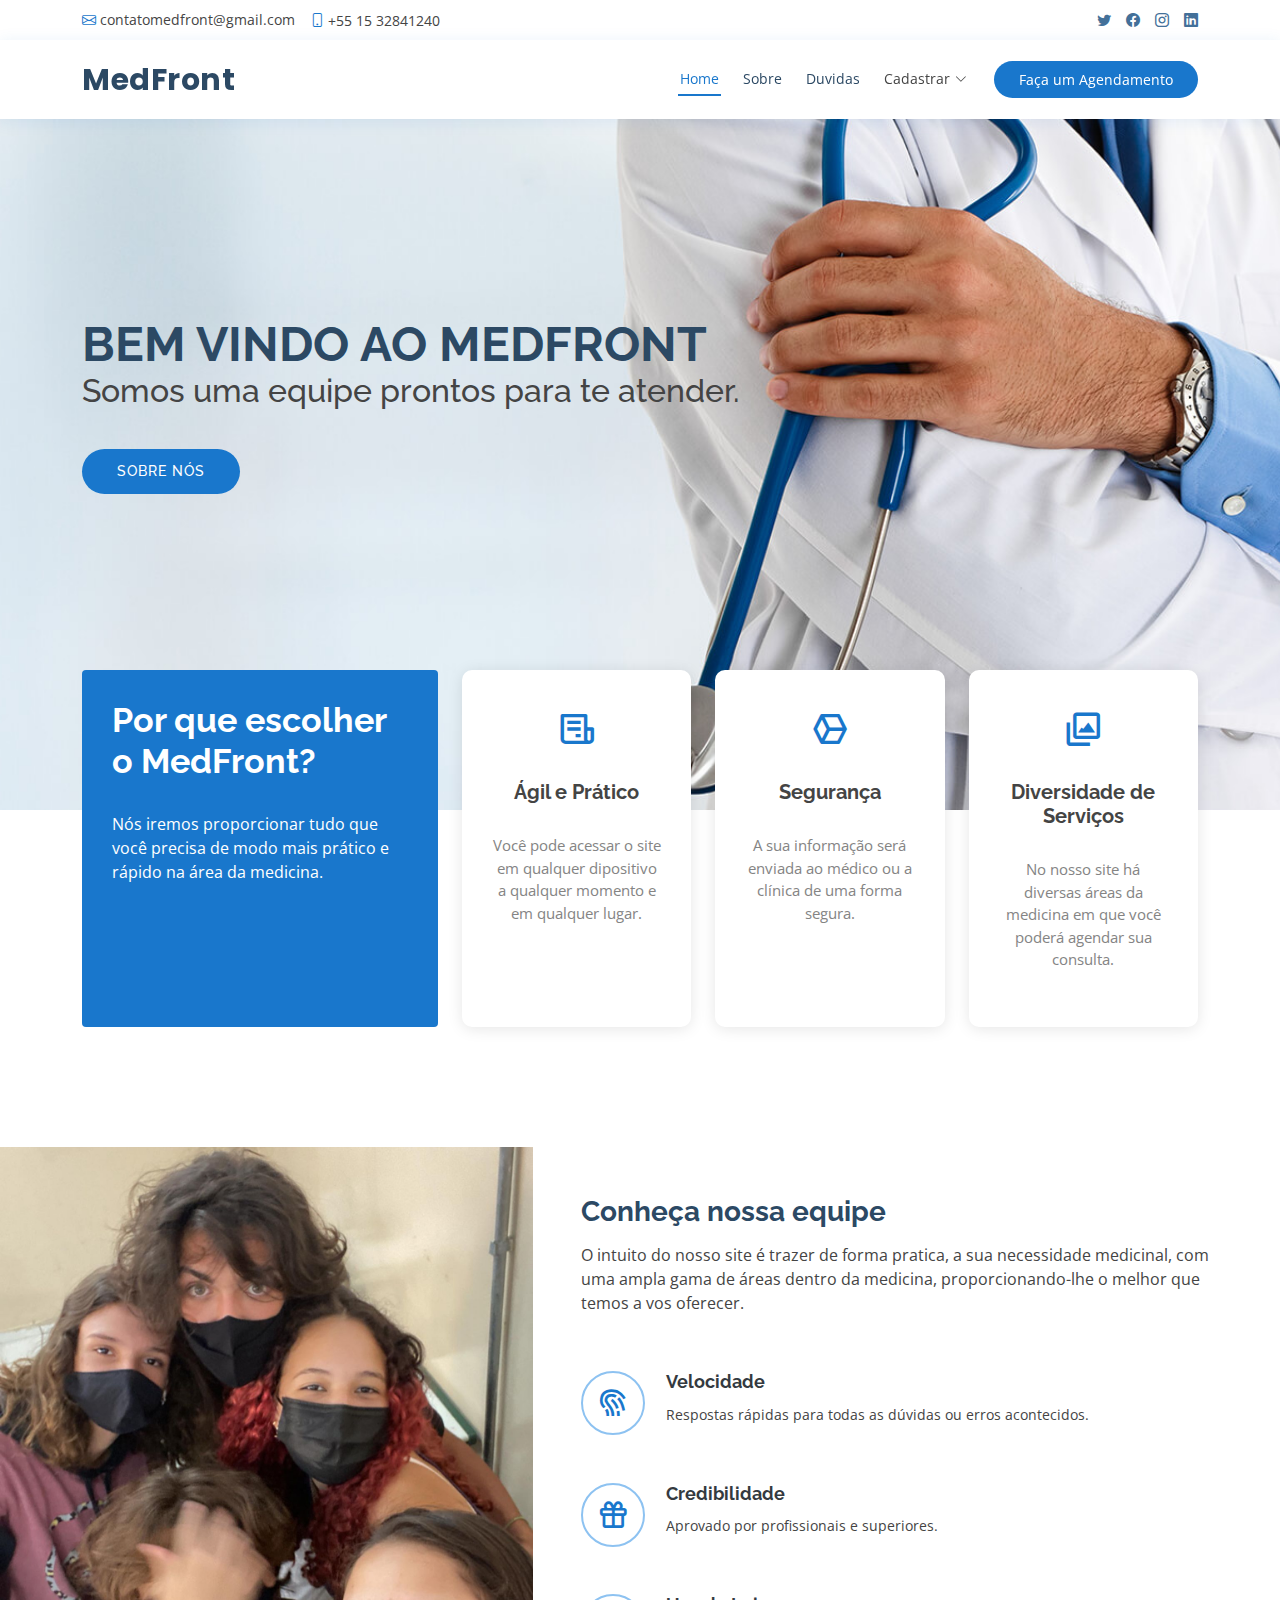
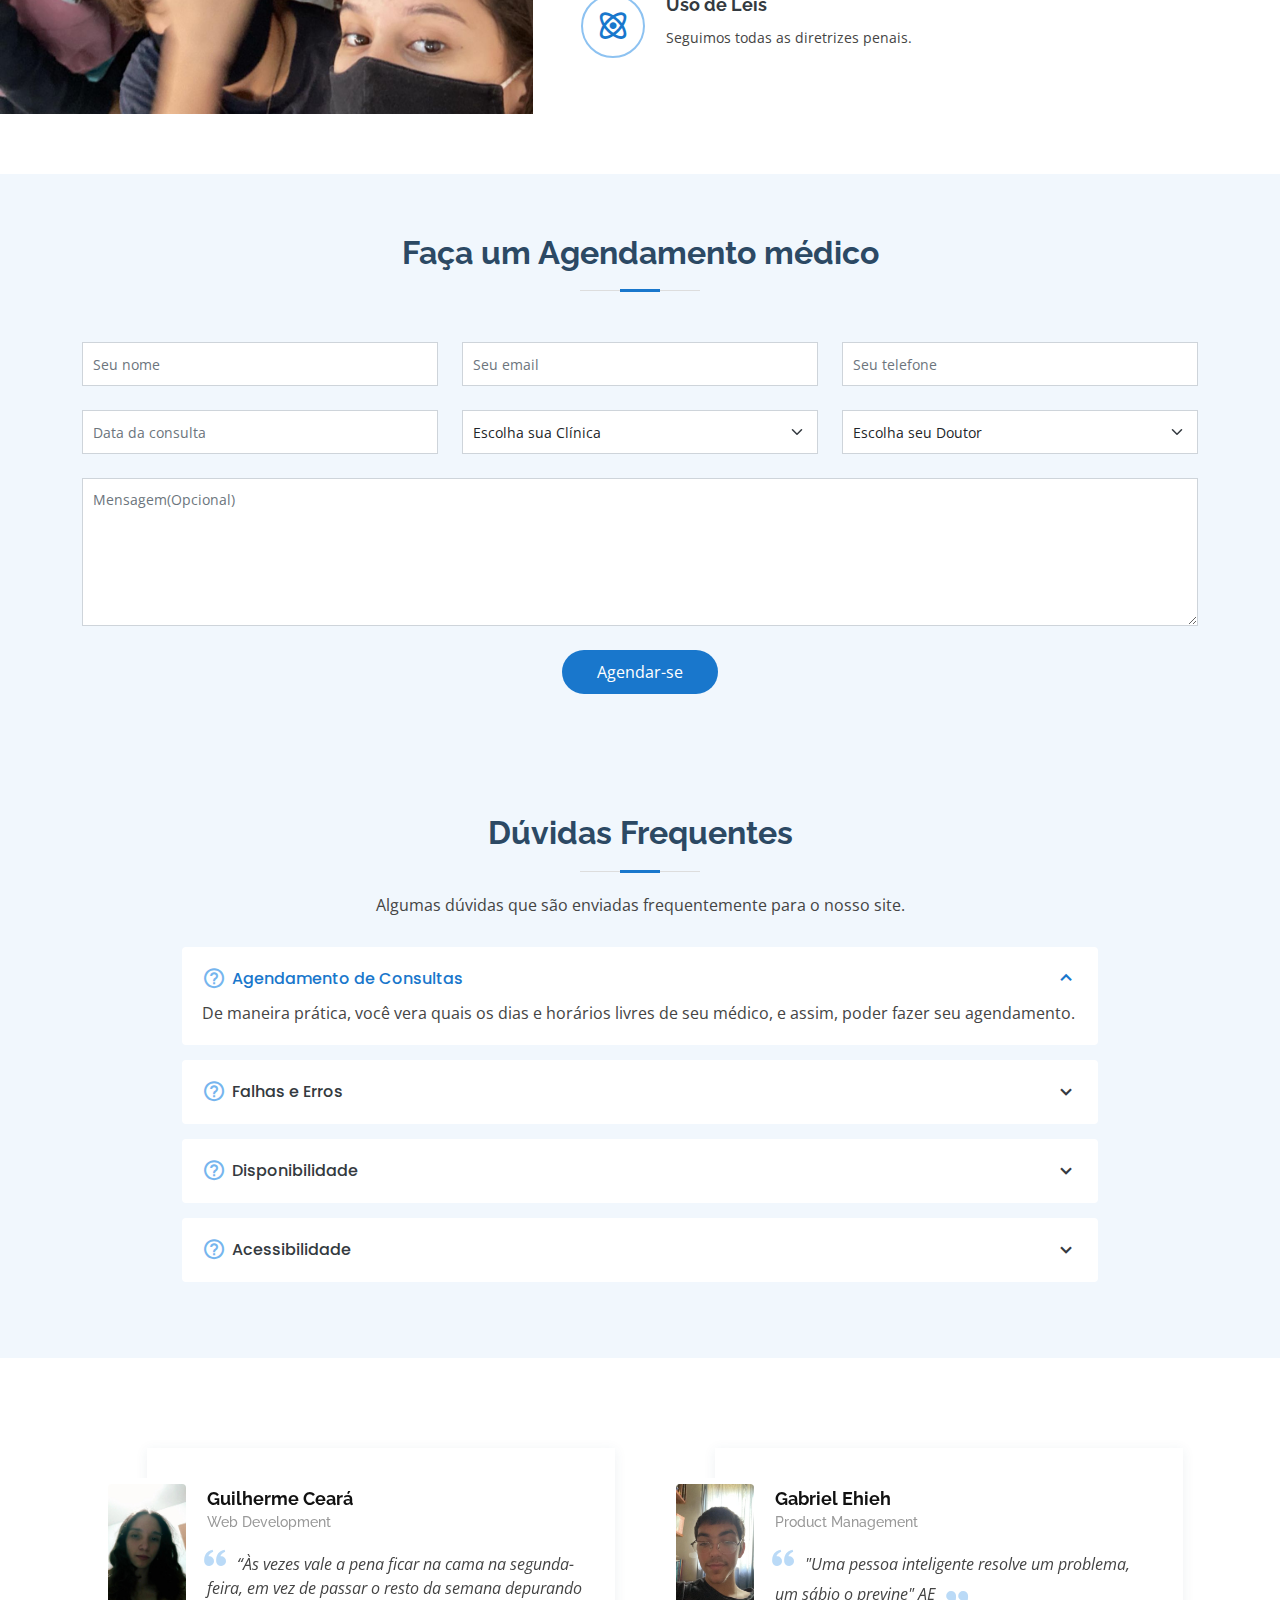
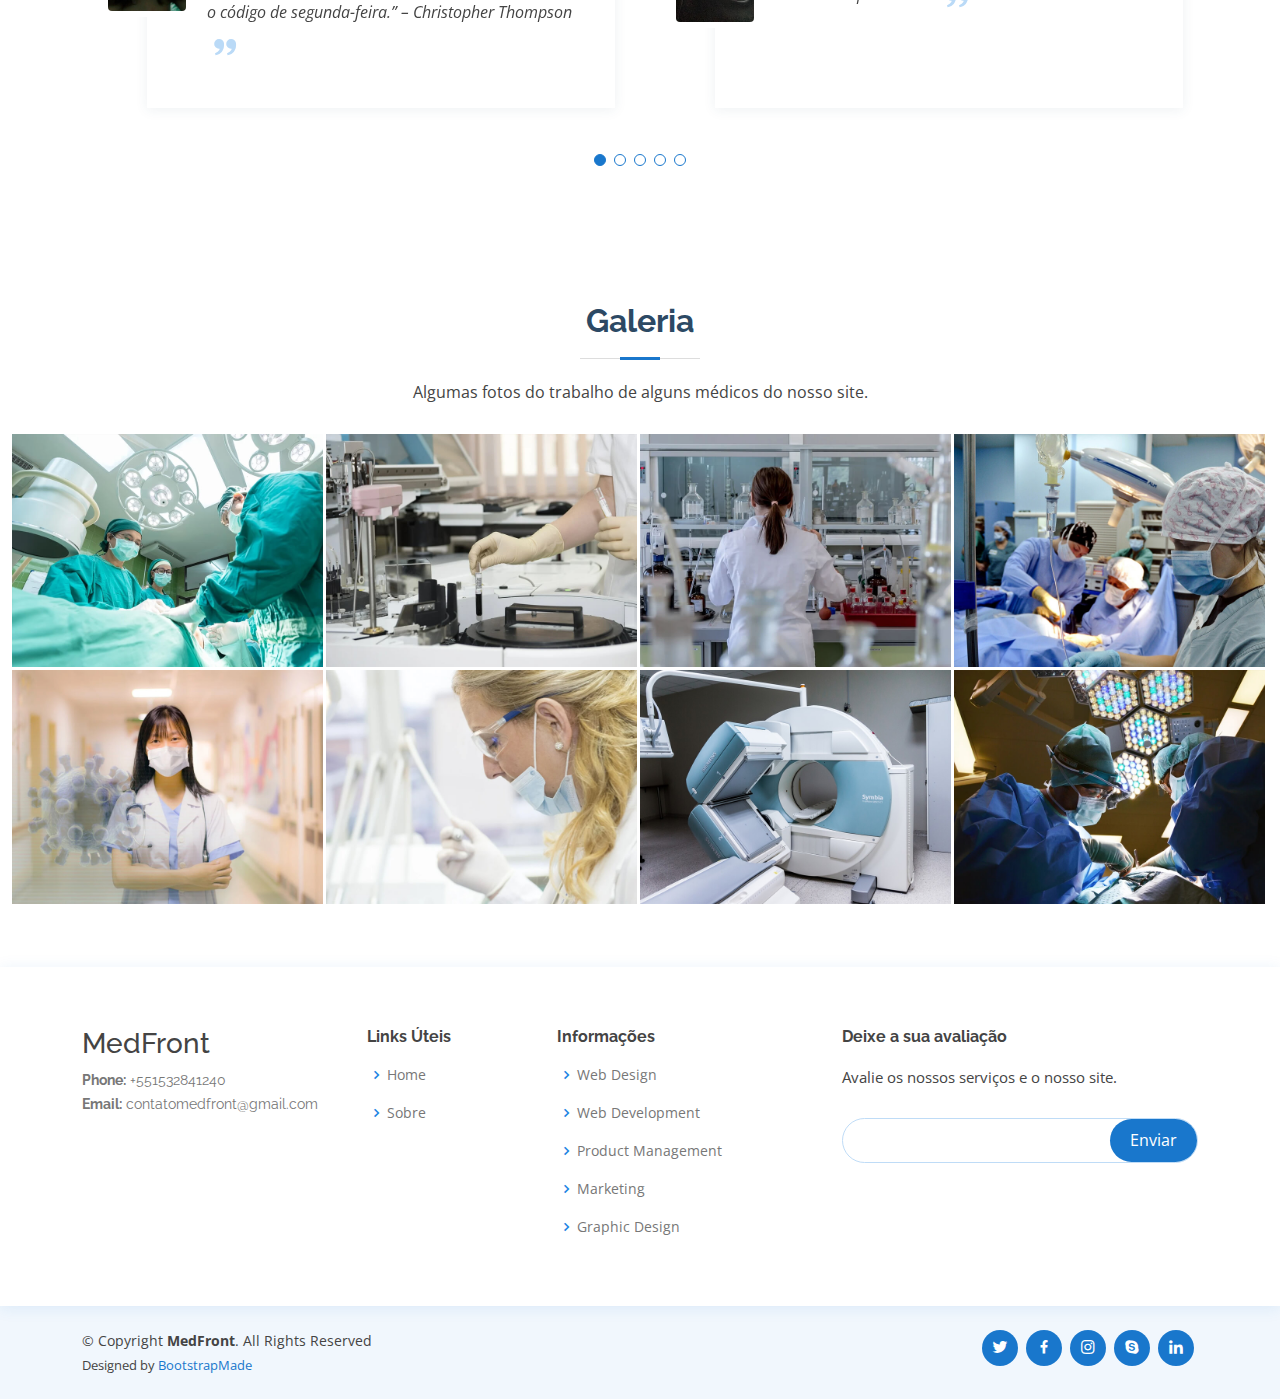
<file: index.html>
<!DOCTYPE html>
<html lang="PT-BR">

<head>
  <meta charset="utf-8">
  <meta content="width=device-width, initial-scale=1.0" name="viewport">

  <title>MedFront</title>
  <meta content="" name="description">
  <meta content="" name="keywords">

  <!-- Favicons -->
  <link href="assets/img/favicon.png" rel="icon">
  <link href="assets/img/apple-touch-icon.png" rel="apple-touch-icon">

  <!-- Google Fonts -->
  <link href="https://fonts.googleapis.com/css?family=Open+Sans:300,300i,400,400i,600,600i,700,700i|Raleway:300,300i,400,400i,500,500i,600,600i,700,700i|Poppins:300,300i,400,400i,500,500i,600,600i,700,700i" rel="stylesheet">

  <!-- Vendor CSS Files -->
  <link href="assets/vendor/fontawesome-free/css/all.min.css" rel="stylesheet">
  <link href="assets/vendor/animate.css/animate.min.css" rel="stylesheet">
  <link href="assets/vendor/bootstrap/css/bootstrap.min.css" rel="stylesheet">
  <link href="assets/vendor/bootstrap-icons/bootstrap-icons.css" rel="stylesheet">
  <link href="assets/vendor/boxicons/css/boxicons.min.css" rel="stylesheet">
  <link href="assets/vendor/glightbox/css/glightbox.min.css" rel="stylesheet">
  <link href="assets/vendor/remixicon/remixicon.css" rel="stylesheet">
  <link href="assets/vendor/swiper/swiper-bundle.min.css" rel="stylesheet">

  <!-- Template Main CSS File -->
  <link href="assets/css/style.css" rel="stylesheet">

  <!-- =======================================================
  * Template Name: Medilab - v4.7.1
  * Template URL: https://bootstrapmade.com/medilab-free-medical-bootstrap-theme/
  * Author: BootstrapMade.com
  * License: https://bootstrapmade.com/license/
  ======================================================== -->
</head>

<body>

  <!-- ======= Top Bar ======= -->
  <div id="topbar" class="d-flex align-items-center fixed-top">
    <div class="container d-flex justify-content-between">
      <div class="contact-info d-flex align-items-center">
        <i class="bi bi-envelope"></i> <a href="mailto:contact@example.com">contatomedfront@gmail.com</a>
        <i class="bi bi-phone"></i> +55 15 32841240
      </div>
      <div class="d-none d-lg-flex social-links align-items-center">
        <a href="#" class="twitter"><i class="bi bi-twitter"></i></a>
        <a href="#" class="facebook"><i class="bi bi-facebook"></i></a>
        <a href="#" class="instagram"><i class="bi bi-instagram"></i></a>
        <a href="#" class="linkedin"><i class="bi bi-linkedin"></i></i></a>
      </div>
    </div>
  </div>

  <!-- ======= Header ======= -->
  <header id="header" class="fixed-top">
    <div class="container d-flex align-items-center">

      <h1 class="logo me-auto"><a href="index.html">MedFront</a></h1>
      <!-- Uncomment below if you prefer to use an image logo -->
      <!-- <a href="index.html" class="logo me-auto"><img src="assets/img/logo.png" alt="" class="img-fluid"></a>-->

      <nav id="navbar" class="navbar order-last order-lg-0">
        <ul>
          <li><a class="nav-link scrollto active" href="#hero">Home</a></li>
          <li><a class="nav-link scrollto" href="#about">Sobre</a></li>
          <!--<li><a class="nav-link scrollto" href="#services">Serviços</a></li>-->
          <li><a class="nav-link scrollto" href="#duvidas">Duvidas</a></li>
          <li class="dropdown"><a><span>Cadastrar</span> <i class="bi bi-chevron-down"></i></a>
            <ul>
              <li><a href="view/cadastroPa.php#appointment">Cadastro Paciente</a></li>
              <li><a href="cadastroMed.html#appointment">Cadastro Médico</a></li>
              <li><a href="cadastroCli.html#appointment">Cadastro Clínica</a></li>
            </ul>
          </li>
        </ul>
        <i class="bi bi-list mobile-nav-toggle"></i>
      </nav><!-- .navbar -->

      <a href="#appointment" class="appointment-btn scrollto"><span class="d-none d-md-inline">Faça um</span> Agendamento</a>

    </div>
  </header><!-- End Header -->

  <!-- ======= Hero Section ======= -->
  <section id="hero" class="d-flex align-items-center">
    <div class="container">
      <h1>Bem vindo ao MedFront</h1>
      <h2>Somos uma equipe prontos para te atender.</h2>
      <a href="#about" class="btn-get-started scrollto">Sobre nós</a>
    </div>
  </section><!-- End Hero -->

  <main id="main">

    <!-- ======= Why Us Section ======= -->
    <section id="why-us" class="why-us">
      <div class="container">

        <div class="row">
          <div class="col-lg-4 d-flex align-items-stretch">
            <div class="content">
              <h3>Por que escolher o MedFront?</h3>
              <p>
                Nós iremos proporcionar tudo que você precisa de modo mais prático e rápido na área da medicina.
              </p>
              <div class="text-center">
                <!--<a href="#" class="more-btn">Ler mais<i class="bx bx-chevron-right"></i></a> -->
              </div>
            </div>
          </div>
          <div class="col-lg-8 d-flex align-items-stretch">
            <div class="icon-boxes d-flex flex-column justify-content-center">
              <div class="row">
                <div class="col-xl-4 d-flex align-items-stretch">
                  <div class="icon-box mt-4 mt-xl-0">
                    <i class="bx bx-receipt"></i>
                    <h4>Ágil e Prático</h4>
                    <p>Você pode acessar o site em qualquer dipositivo a qualquer momento e em qualquer lugar.</p>
                  </div>  
                </div>
                <div class="col-xl-4 d-flex align-items-stretch">
                  <div class="icon-box mt-4 mt-xl-0">
                    <i class="bx bx-cube-alt"></i>
                    <h4>Segurança</h4>
                    <p>A sua informação será enviada ao médico ou a clínica de uma forma segura.</p>
                  </div>
                </div>
                <div class="col-xl-4 d-flex align-items-stretch">
                  <div class="icon-box mt-4 mt-xl-0">
                    <i class="bx bx-images"></i>
                    <h4>Diversidade de Serviços</h4>
                    <p>No nosso site há diversas áreas da medicina em que você poderá agendar sua consulta.</p>
                  </div>
                </div>
              </div>
            </div><!-- End .content-->
          </div>
        </div>

      </div>
    </section><!-- End Why Us Section -->

    <!-- ======= About Section ======= -->
    <section id="about" class="about">
      <div class="container-fluid">

        <div class="row">
          <div class="col-xl-5 col-lg-6 video-box d-flex justify-content-center align-items-stretch position-relative">
            
          </div>

          <div class="col-xl-7 col-lg-6 icon-boxes d-flex flex-column align-items-stretch justify-content-center py-5 px-lg-5">
            <h3>Conheça nossa equipe</h3>
            <p>O intuito do nosso site é trazer de forma pratica, a sua necessidade medicinal, com uma ampla gama de áreas dentro da medicina, proporcionando-lhe o melhor que temos a vos oferecer.</p>

            <div class="icon-box">
              <div class="icon"><i class="bx bx-fingerprint"></i></div>
              <h4 class="title">Velocidade</h4>
              <p class="description">Respostas rápidas para todas as dúvidas ou erros acontecidos.</p>
            </div>

            <div class="icon-box">
              <div class="icon"><i class="bx bx-gift"></i></div>
              <h4 class="title">Credibilidade</h4>
              <p class="description">Aprovado por profissionais e superiores.</p>
            </div>

            <div class="icon-box">
              <div class="icon"><i class="bx bx-atom"></i></div>
              <h4 class="title">Uso de Leis</h4>
              <p class="description">Seguimos todas as diretrizes penais.</p>
            </div>

          </div>
        </div>

      </div>
    </section><!-- End About Section -->

    <!-- ======= Services Section ======= -->
    <!--<section id="services" class="services">
      <div class="container">

        <div class="section-title">
          <h2>Services</h2>
          <p>Magnam dolores commodi suscipit. Necessitatibus eius consequatur ex aliquid fuga eum quidem. Sit sint consectetur velit. Quisquam quos quisquam cupiditate. Et nemo qui impedit suscipit alias ea. Quia fugiat sit in iste officiis commodi quidem hic quas.</p>
        </div>

        <div class="row">
          <div class="col-lg-4 col-md-6 d-flex align-items-stretch">
            <div class="icon-box">
              <div class="icon"><i class="fas fa-heartbeat"></i></div>
              <h4><a href="">Lorem Ipsum</a></h4>
              <p>Voluptatum deleniti atque corrupti quos dolores et quas molestias excepturi</p>
            </div>
          </div>

          <div class="col-lg-4 col-md-6 d-flex align-items-stretch mt-4 mt-md-0">
            <div class="icon-box">
              <div class="icon"><i class="fas fa-pills"></i></div>
              <h4><a href="">Sed ut perspiciatis</a></h4>
              <p>Duis aute irure dolor in reprehenderit in voluptate velit esse cillum dolore</p>
            </div>
          </div>

          <div class="col-lg-4 col-md-6 d-flex align-items-stretch mt-4 mt-lg-0">
            <div class="icon-box">
              <div class="icon"><i class="fas fa-hospital-user"></i></div>
              <h4><a href="">Magni Dolores</a></h4>
              <p>Excepteur sint occaecat cupidatat non proident, sunt in culpa qui officia</p>
            </div>
          </div>

          <div class="col-lg-4 col-md-6 d-flex align-items-stretch mt-4">
            <div class="icon-box">
              <div class="icon"><i class="fas fa-dna"></i></div>
              <h4><a href="">Nemo Enim</a></h4>
              <p>At vero eos et accusamus et iusto odio dignissimos ducimus qui blanditiis</p>
            </div>
          </div>

          <div class="col-lg-4 col-md-6 d-flex align-items-stretch mt-4">
            <div class="icon-box">
              <div class="icon"><i class="fas fa-wheelchair"></i></div>
              <h4><a href="">Dele cardo</a></h4>
              <p>Quis consequatur saepe eligendi voluptatem consequatur dolor consequuntur</p>
            </div>
          </div>

          <div class="col-lg-4 col-md-6 d-flex align-items-stretch mt-4">
            <div class="icon-box">
              <div class="icon"><i class="fas fa-notes-medical"></i></div>
              <h4><a href="">Divera don</a></h4>
              <p>Modi nostrum vel laborum. Porro fugit error sit minus sapiente sit aspernatur</p>
            </div>
          </div>

        </div>

      </div>
    </section>--> <!-- End Services Section -->

    <!-- ======= Appointment Section ======= -->
    <section id="appointment" class="appointment section-bg">
      <div class="container">

        <div class="section-title">
          <div id="appointment2"><h2>Faça um Agendamento médico</h2></div>
        </div>

        <form action="forms/appointment.php" method="post" role="form" class="php-email-form">
          <div class="row">
            <div class="col-md-4 form-group">
              <input type="text" name="name" class="form-control" id="name" placeholder="Seu nome" data-rule="minlen:4" data-msg="Insira pelo menos 4 caracteres">
              <div class="validate"></div>
            </div>
            <div class="col-md-4 form-group mt-3 mt-md-0">
              <input type="email" class="form-control" name="email" id="email" placeholder="Seu email" data-rule="email" data-msg="Por favor digite um email válido">
              <div class="validate"></div>
            </div>
            <div class="col-md-4 form-group mt-3 mt-md-0">
              <input type="tel" class="form-control" name="phone" id="phone" placeholder="Seu telefone" data-rule="minlen:4" data-msg="Insira pelo menos 4 caracteres">
              <div class="validate"></div>
            </div>
          </div>
          <div class="row">
            <div class="col-md-4 form-group mt-3">
              <input type="datetime" name="date" class="form-control datepicker" id="date" placeholder="Data da consulta" data-rule="minlen:4" data-msg="Insira pelo menos 4 caracteres">
              <div class="validate"></div>
            </div>
            <div class="col-md-4 form-group mt-3">
              <select name="department" id="department" class="form-select">
                <option value="">Escolha sua Clínica</option>
                <option value="Department 1">Clínica 1</option>
                <option value="Department 2">Clínica 2</option>
                <option value="Department 3">Clínica 3</option>
              </select>
              <div class="validate"></div>
            </div>
            <div class="col-md-4 form-group mt-3">
              <select name="doctor" id="doctor" class="form-select">
                <option value="">Escolha seu Doutor</option>
                <option value="Doctor 1">Doutor 1</option>
                <option value="Doctor 2">Doutor 2</option>
                <option value="Doctor 3">Doutor 3</option>
              </select>
              <div class="validate"></div>
            </div>
          </div>

          <div class="form-group mt-3">
            <textarea class="form-control" name="message" rows="6" placeholder="Mensagem(Opcional)"></textarea>
            <div class="validate"></div>
          </div>
          <div class="mb-3">
            <div class="loading">Carregando</div>
            <div class="error-message"></div>
            <div class="sent-message">Sua solicitação de consulta foi enviada com sucesso. Obrigado!</div>
          </div>
          <div class="text-center"><button type="submit">Agendar-se</button></div>
        </form>

      </div>
    </section><!-- End Appointment Section -->

    <!-- ======= Frequently Asked Questions Section ======= -->
    <section id="faq" class="faq section-bg">
      <div class="container">

        <div class="section-title" id="duvidas">
          <h2>Dúvidas Frequentes</h2>
          <p>Algumas dúvidas que são enviadas frequentemente para o nosso site.</p>
        </div>

        <div class="faq-list">
          <ul>
            <li data-aos="fade-up">
              <i class="bx bx-help-circle icon-help"></i> <a data-bs-toggle="collapse" class="collapse" data-bs-target="#faq-list-1">Agendamento de Consultas<i class="bx bx-chevron-down icon-show"></i><i class="bx bx-chevron-up icon-close"></i></a>
              <div id="faq-list-1" class="collapse show" data-bs-parent=".faq-list">
                <p>
                  De maneira prática, você vera quais os dias e horários livres de seu médico, e assim, poder fazer seu agendamento.
                </p>
              </div>
            </li>

            <li data-aos="fade-up" data-aos-delay="100">
              <i class="bx bx-help-circle icon-help"></i> <a data-bs-toggle="collapse" data-bs-target="#faq-list-2" class="collapsed">Falhas e Erros <i class="bx bx-chevron-down icon-show"></i><i class="bx bx-chevron-up icon-close"></i></a>
              <div id="faq-list-2" class="collapse" data-bs-parent=".faq-list">
                <p>
                  Se algo de nosso sistema proporcionar algum tipo de erro, voce pode nos contactar e resolveremos rapidamente como forma de melhorarmos o nosso desempenho.
                </p>
              </div>
            </li>

            <li data-aos="fade-up" data-aos-delay="200">
              <i class="bx bx-help-circle icon-help"></i> <a data-bs-toggle="collapse" data-bs-target="#faq-list-3" class="collapsed">Disponibilidade <i class="bx bx-chevron-down icon-show"></i><i class="bx bx-chevron-up icon-close"></i></a>
              <div id="faq-list-3" class="collapse" data-bs-parent=".faq-list">
                <p>
                  Nosso site ele é aberto a todo momento e sempre estamos atentos com relação a segurança e renovação de nosso produto.
                </p>
              </div>
            </li>

            <li data-aos="fade-up" data-aos-delay="300">
              <i class="bx bx-help-circle icon-help"></i> <a data-bs-toggle="collapse" data-bs-target="#faq-list-4" class="collapsed">Acessibilidade<i class="bx bx-chevron-down icon-show"></i><i class="bx bx-chevron-up icon-close"></i></a>
              <div id="faq-list-4" class="collapse" data-bs-parent=".faq-list">
                <p>
                  Você encontra o que precisa de forma simples e prática sem muitas dificuldades.
                </p>
              </div>
            </li>

            <!--<li data-aos="fade-up" data-aos-delay="400">
              <i class="bx bx-help-circle icon-help"></i> <a data-bs-toggle="collapse" data-bs-target="#faq-list-5" class="collapsed">Tortor vitae purus faucibus ornare. Varius vel pharetra vel turpis nunc eget lorem dolor? <i class="bx bx-chevron-down icon-show"></i><i class="bx bx-chevron-up icon-close"></i></a>
              <div id="faq-list-5" class="collapse" data-bs-parent=".faq-list">
                <p>
                  Laoreet sit amet cursus sit amet dictum sit amet justo. Mauris vitae ultricies leo integer malesuada nunc vel. Tincidunt eget nullam non nisi est sit amet. Turpis nunc eget lorem dolor sed. Ut venenatis tellus in metus vulputate eu scelerisque.
                </p>
              </div>
            </li>-->

          </ul>
        </div>

      </div>
    </section><!-- End Frequently Asked Questions Section -->

    <!-- ======= Testimonials Section ======= -->
    <section id="testimonials" class="testimonials">
      <div class="container">

        <div class="testimonials-slider swiper" data-aos="fade-up" data-aos-delay="100">
          <div class="swiper-wrapper">

            <div class="swiper-slide">
              <div class="testimonial-wrap">
                <div class="testimonial-item">
                  <img src="assets/img/testimonials/testimonials-1.jpg" class="testimonial-img" alt="">
                  <h3>Guilherme Ceará</h3>
                  <h4>Web Development</h4>
                  <p>
                    <i class="bx bxs-quote-alt-left quote-icon-left"></i>
                    “Às vezes vale a pena ficar na cama na segunda-feira, em vez de passar o resto da semana depurando o código de segunda-feira.” – Christopher Thompson
                    <i class="bx bxs-quote-alt-right quote-icon-right"></i>
                  </p>
                </div>
              </div>
            </div><!-- End testimonial item -->

            <div class="swiper-slide">
              <div class="testimonial-wrap">
                <div class="testimonial-item">
                  <img src="assets/img/testimonials/testimonials-2.jpg" class="testimonial-img" alt="">
                  <h3>Gabriel Ehieh</h3>
                  <h4>Product Management</h4>
                  <p>
                    <i class="bx bxs-quote-alt-left quote-icon-left"></i>
                    "Uma pessoa inteligente resolve um problema, um sábio o previne" AE
                    <i class="bx bxs-quote-alt-right quote-icon-right"></i>
                  </p>
                </div>
              </div>
            </div><!-- End testimonial item -->

            <div class="swiper-slide">
              <div class="testimonial-wrap">
                <div class="testimonial-item">
                  <img src="assets/img/testimonials/testimonials-3.jpg" class="testimonial-img" alt="">
                  <h3>Giovana Vitória</h3>
                  <h4>Web Designer</h4>
                  <p>
                    <i class="bx bxs-quote-alt-left quote-icon-left"></i>
                   90% do sucesso se baseia em insistir.
                    <i class="bx bxs-quote-alt-right quote-icon-right"></i>
                  </p>
                </div>
              </div>
            </div><!-- End testimonial item -->

            <div class="swiper-slide">
              <div class="testimonial-wrap">
                <div class="testimonial-item">
                  <img src="assets/img/testimonials/testimonials-4.jpg" class="testimonial-img" alt="">
                  <h3>Tayná Turri</h3>
                  <h4>Web Designer / Graphic Design</h4>
                  <p>
                    <i class="bx bxs-quote-alt-left quote-icon-left"></i>
                    Ler é a possibilidade de viajar para aqueles que não podem pagar as viagens.
                    <i class="bx bxs-quote-alt-right quote-icon-right"></i>
                  </p>
                </div>
              </div>
            </div><!-- End testimonial item -->

            <div class="swiper-slide">
              <div class="testimonial-wrap">
                <div class="testimonial-item">
                  <img src="assets/img/testimonials/testimonials-5.jpg" class="testimonial-img" alt="">
                  <h3>Mateus Pena</h3>
                  <h4>Marketing</h4>
                  <p>
                    <i class="bx bxs-quote-alt-left quote-icon-left"></i>
                    Salvar vidas não é apenas um trabalho, é uma necessiedade.
                    <i class="bx bxs-quote-alt-right quote-icon-right"></i>
                  </p>
                </div>
              </div>
            </div><!-- End testimonial item -->

          </div>
          <div class="swiper-pagination"></div>
        </div>

      </div>
    </section><!-- End Testimonials Section -->

    <!-- ======= Gallery Section ======= -->
    <section id="gallery" class="gallery">
      <div class="container">

        <div class="section-title">
          <h2>Galeria</h2>
          <p>Algumas fotos do trabalho de alguns médicos do nosso site.</p>
        </div>
      </div>

      <div class="container-fluid">
        <div class="row g-0">

          <div class="col-lg-3 col-md-4">
            <div class="gallery-item">
              <a href="assets/img/gallery/gallery-1.jpg" class="galelry-lightbox">
                <img src="assets/img/gallery/gallery-1.jpg" alt="" class="img-fluid">
              </a>
            </div>
          </div>

          <div class="col-lg-3 col-md-4">
            <div class="gallery-item">
              <a href="assets/img/gallery/gallery-2.jpg" class="galelry-lightbox">
                <img src="assets/img/gallery/gallery-2.jpg" alt="" class="img-fluid">
              </a>
            </div>
          </div>

          <div class="col-lg-3 col-md-4">
            <div class="gallery-item">
              <a href="assets/img/gallery/gallery-3.jpg" class="galelry-lightbox">
                <img src="assets/img/gallery/gallery-3.jpg" alt="" class="img-fluid">
              </a>
            </div>
          </div>

          <div class="col-lg-3 col-md-4">
            <div class="gallery-item">
              <a href="assets/img/gallery/gallery-4.jpg" class="galelry-lightbox">
                <img src="assets/img/gallery/gallery-4.jpg" alt="" class="img-fluid">
              </a>
            </div>
          </div>

          <div class="col-lg-3 col-md-4">
            <div class="gallery-item">
              <a href="assets/img/gallery/gallery-5.jpg" class="galelry-lightbox">
                <img src="assets/img/gallery/gallery-5.jpg" alt="" class="img-fluid">
              </a>
            </div>
          </div>

          <div class="col-lg-3 col-md-4">
            <div class="gallery-item">
              <a href="assets/img/gallery/gallery-6.jpg" class="galelry-lightbox">
                <img src="assets/img/gallery/gallery-6.jpg" alt="" class="img-fluid">
              </a>
            </div>
          </div>

          <div class="col-lg-3 col-md-4">
            <div class="gallery-item">
              <a href="assets/img/gallery/gallery-7.jpg" class="galelry-lightbox">
                <img src="assets/img/gallery/gallery-7.jpg" alt="" class="img-fluid">
              </a>
            </div>
          </div>

          <div class="col-lg-3 col-md-4">
            <div class="gallery-item">
              <a href="assets/img/gallery/gallery-8.jpg" class="galelry-lightbox">
                <img src="assets/img/gallery/gallery-8.jpg" alt="" class="img-fluid">
              </a>
            </div>
          </div>

        </div>

      </div>
    </section><!-- End Gallery Section -->

   

  </main><!-- End #main -->

  <!-- ======= Footer ======= -->
  <footer id="footer">

    <div class="footer-top">
      <div class="container">
        <div class="row">

          <div class="col-lg-3 col-md-6 footer-contact">
            <h3>MedFront</h3>
            <p>
              
              <strong>Phone:</strong> +551532841240<br>
              <strong>Email:</strong> contatomedfront@gmail.com<br>
            </p>
          </div>

          <div class="col-lg-2 col-md-6 footer-links">
            <h4>Links Úteis</h4>
            <ul>
              <li><i class="bx bx-chevron-right"></i> <a href="#hero">Home</a></li>
              <li><i class="bx bx-chevron-right"></i> <a href="#about">Sobre</a></li>
            <!--<li><i class="bx bx-chevron-right"></i> <a href="#services">Serviços</a></li>-->
              
              <!--<li><i class="bx bx-chevron-right"></i> <a href="#">Terms of service</a></li>
              <li><i class="bx bx-chevron-right"></i> <a href="#">Privacy policy</a></li>-->
            </ul>
          </div>

          <div class="col-lg-3 col-md-6 footer-links">
            <h4>Informações</h4>
            <ul>
              <li><i class="bx bx-chevron-right"></i> <a href="#testimonials">Web Design</a></li>
              <li><i class="bx bx-chevron-right"></i> <a href="#testimonials">Web Development</a></li>
              <li><i class="bx bx-chevron-right"></i> <a href="#testimonials">Product Management</a></li>
              <li><i class="bx bx-chevron-right"></i> <a href="#testimonials">Marketing</a></li>
              <li><i class="bx bx-chevron-right"></i> <a href="#testimonials">Graphic Design</a></li>
            </ul>
          </div>

          <div class="col-lg-4 col-md-6 footer-newsletter">
            <h4>Deixe a sua avaliação</h4>
            <p>Avalie os nossos serviços e o nosso site.</p>
            <form action="" method="POST">
              <input type="email" name="email"><input type="submit" value="Enviar">
            </form>
          </div>

        </div>
      </div>
    </div>

    <div class="container d-md-flex py-4">

      <div class="me-md-auto text-center text-md-start">
        <div class="copyright">
          &copy; Copyright <strong><span>MedFront</span></strong>. All Rights Reserved
        </div>
        <div class="credits">
          <!-- All the links in the footer should remain intact. -->
          <!-- You can delete the links only if you purchased the pro version. -->
          <!-- Licensing information: https://bootstrapmade.com/license/ -->
          <!-- Purchase the pro version with working PHP/AJAX contact form: https://bootstrapmade.com/medilab-free-medical-bootstrap-theme/ -->
          Designed by <a href="https://bootstrapmade.com/">BootstrapMade</a>
        </div>
      </div>
      <div class="social-links text-center text-md-right pt-3 pt-md-0">
        <a href="#" class="twitter"><i class="bx bxl-twitter"></i></a>
        <a href="#" class="facebook"><i class="bx bxl-facebook"></i></a>
        <a href="#" class="instagram"><i class="bx bxl-instagram"></i></a>
        <a href="#" class="google-plus"><i class="bx bxl-skype"></i></a>
        <a href="#" class="linkedin"><i class="bx bxl-linkedin"></i></a>
      </div>
    </div>
  </footer><!-- End Footer -->

  <div id="preloader"></div>
  <a href="#" class="back-to-top d-flex align-items-center justify-content-center"><i class="bi bi-arrow-up-short"></i></a>

  <!-- Vendor JS Files -->
  <script src="assets/vendor/purecounter/purecounter.js"></script>
  <script src="assets/vendor/bootstrap/js/bootstrap.bundle.min.js"></script>
  <script src="assets/vendor/glightbox/js/glightbox.min.js"></script>
  <script src="assets/vendor/swiper/swiper-bundle.min.js"></script>
  <script src="assets/vendor/php-email-form/validate.js"></script>

  <!-- Template Main JS File -->
  <script src="assets/js/main.js"></script>

</body>

</html>
</file>
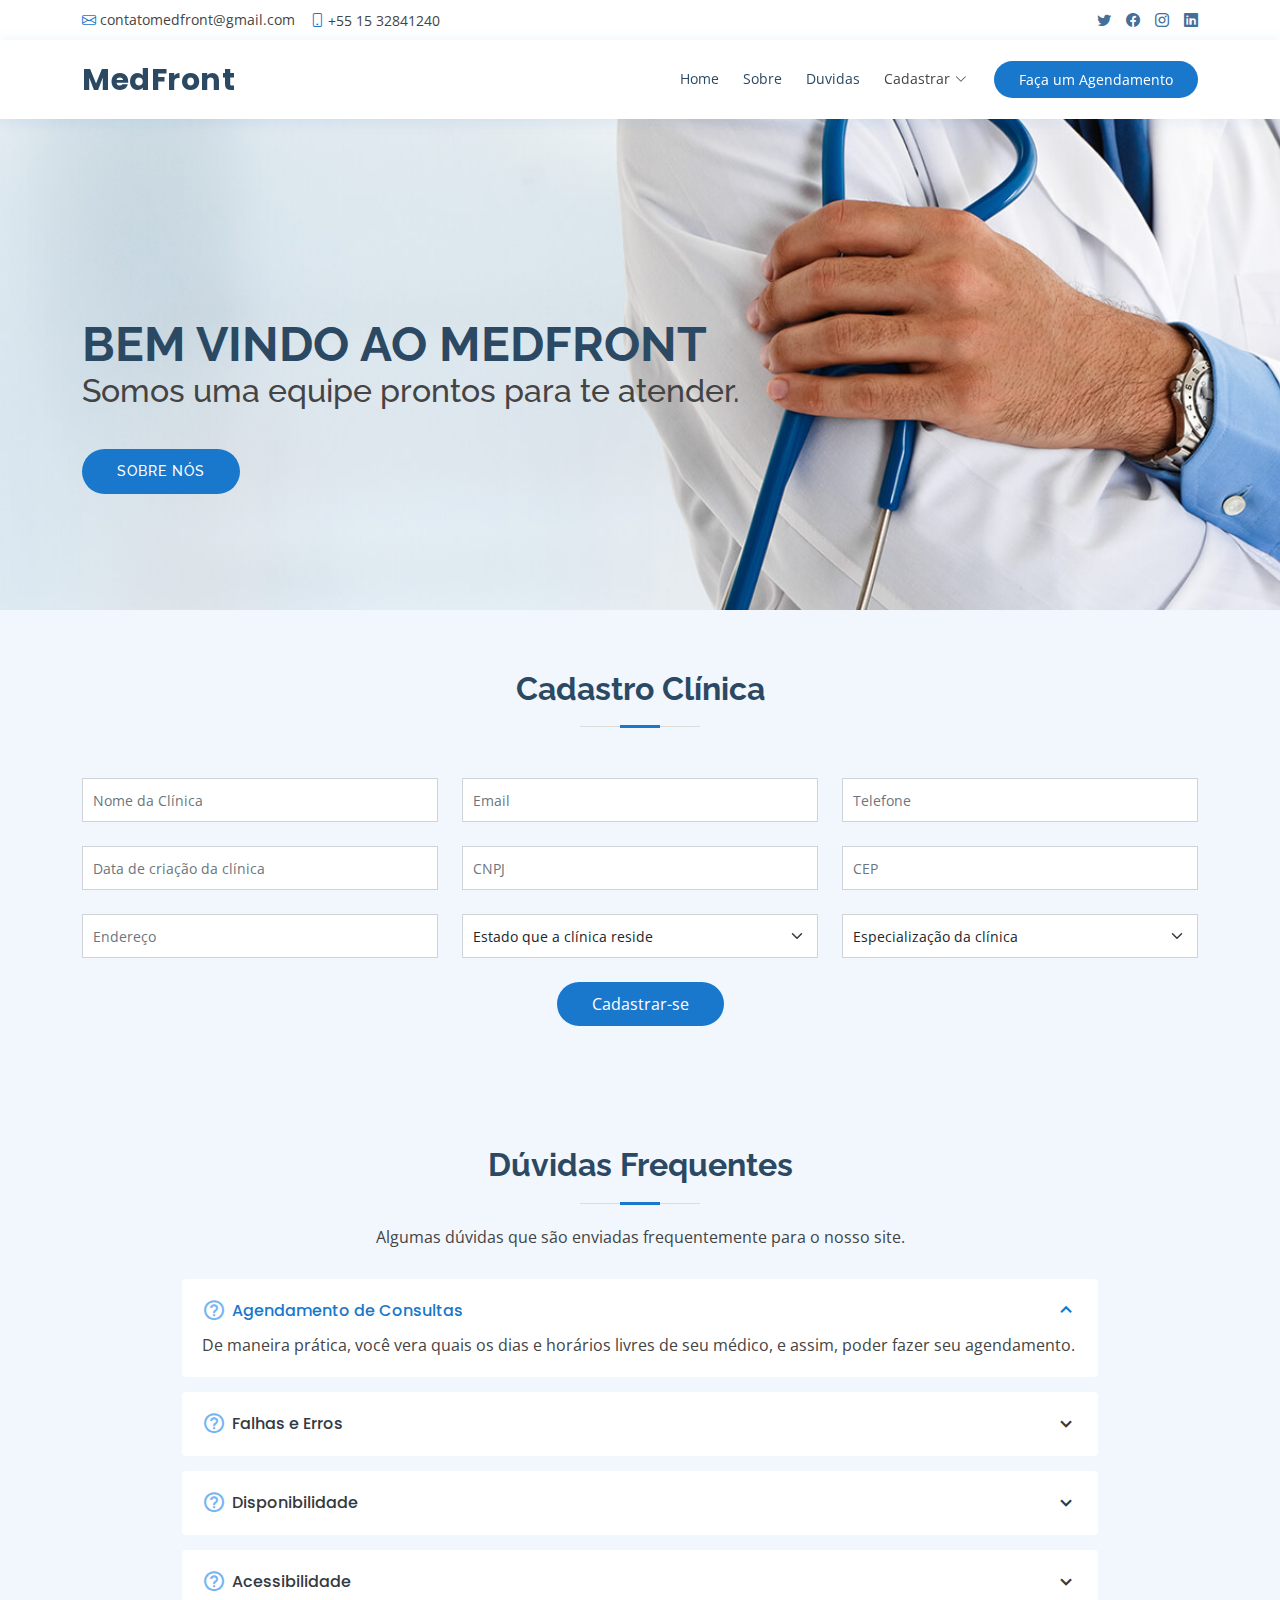
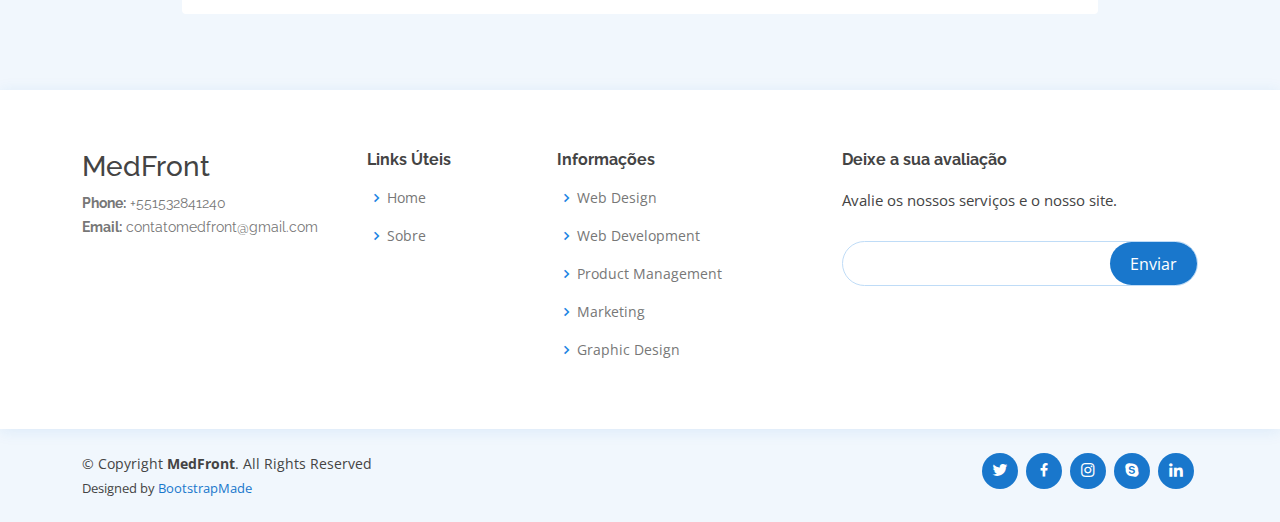
<file: cadastroCli.html>
<!DOCTYPE html>
<html lang="PT-BR">

<head>
  <meta charset="utf-8">
  <meta content="width=device-width, initial-scale=1.0" name="viewport">

  <title>MedFront</title>
  <meta content="" name="description">
  <meta content="" name="keywords">

  <!-- Favicons -->
  <link href="assets/img/favicon.png" rel="icon">
  <link href="assets/img/apple-touch-icon.png" rel="apple-touch-icon">

  <!-- Google Fonts -->
  <link href="https://fonts.googleapis.com/css?family=Open+Sans:300,300i,400,400i,600,600i,700,700i|Raleway:300,300i,400,400i,500,500i,600,600i,700,700i|Poppins:300,300i,400,400i,500,500i,600,600i,700,700i" rel="stylesheet">

  <!-- Vendor CSS Files -->
  <link href="assets/vendor/fontawesome-free/css/all.min.css" rel="stylesheet">
  <link href="assets/vendor/animate.css/animate.min.css" rel="stylesheet">
  <link href="assets/vendor/bootstrap/css/bootstrap.min.css" rel="stylesheet">
  <link href="assets/vendor/bootstrap-icons/bootstrap-icons.css" rel="stylesheet">
  <link href="assets/vendor/boxicons/css/boxicons.min.css" rel="stylesheet">
  <link href="assets/vendor/glightbox/css/glightbox.min.css" rel="stylesheet">
  <link href="assets/vendor/remixicon/remixicon.css" rel="stylesheet">
  <link href="assets/vendor/swiper/swiper-bundle.min.css" rel="stylesheet">

  <!-- Template Main CSS File -->
  <link href="assets/css/style.css" rel="stylesheet">

  <!-- =======================================================
  * Template Name: Medilab - v4.7.1
  * Template URL: https://bootstrapmade.com/medilab-free-medical-bootstrap-theme/
  * Author: BootstrapMade.com
  * License: https://bootstrapmade.com/license/
  ======================================================== -->
</head>

<body>

  <!-- ======= Top Bar ======= -->
  <div id="topbar" class="d-flex align-items-center fixed-top">
    <div class="container d-flex justify-content-between">
      <div class="contact-info d-flex align-items-center">
        <i class="bi bi-envelope"></i> <a href="mailto:contact@example.com">contatomedfront@gmail.com</a>
        <i class="bi bi-phone"></i> +55 15 32841240
      </div>
      <div class="d-none d-lg-flex social-links align-items-center">
        <a href="#" class="twitter"><i class="bi bi-twitter"></i></a>
        <a href="#" class="facebook"><i class="bi bi-facebook"></i></a>
        <a href="#" class="instagram"><i class="bi bi-instagram"></i></a>
        <a href="#" class="linkedin"><i class="bi bi-linkedin"></i></i></a>
      </div>
    </div>
  </div>

  <!-- ======= Header ======= -->
  <header id="header" class="fixed-top">
    <div class="container d-flex align-items-center">

      <h1 class="logo me-auto"><a href="index.html">MedFront</a></h1>
      <!-- Uncomment below if you prefer to use an image logo -->
      <!-- <a href="index.html" class="logo me-auto"><img src="assets/img/logo.png" alt="" class="img-fluid"></a>-->

      <nav id="navbar" class="navbar order-last order-lg-0">
        <ul>
          <li><a href="index.html">Home</a></li>
          <li><a class="nav-link scrollto" href="index.html#about">Sobre</a></li>
          <!--<li><a class="nav-link scrollto" href="#services">Serviços</a></li>-->
          <li><a class="nav-link scrollto" href="#duvidas">Duvidas</a></li>
          <li class="dropdown"><a><span>Cadastrar</span> <i class="bi bi-chevron-down"></i></a>
            <ul>
              <li><a href="cadastroPa.html#appointment">Cadastro Paciente</a></li>
              <li><a href="cadastroMed.html#appointment">Cadastro Médico</a></li>
              <li><a href="#appointment">Cadastro Clínica</a></li>
            </ul>
          </li>
        </ul>
        <i class="bi bi-list mobile-nav-toggle"></i>
      </nav><!-- .navbar -->

      <a href="index.html#appointment2" class="appointment-btn scrollto"><span>Faça um</span> Agendamento</a>

    </div>
  </header><!-- End Header -->

  <!-- ======= Hero Section ======= -->
  <section id="hero" class="d-flex align-items-center">
    <div class="container">
      <h1>Bem vindo ao MedFront</h1>
      <h2>Somos uma equipe prontos para te atender.</h2>
      <a href="index.html#about" class="btn-get-started scrollto">Sobre nós</a>
    </div>
  </section><!-- End Hero -->

  <main id="main">



    <!-- ======= Appointment Section ======= -->
    <section id="appointment" class="appointment section-bg">
      <div class="container">

        <div class="section-title">
          <h2>Cadastro Clínica</h2>
        </div>

        <form action="forms/appointment.php" method="post" role="form" class="php-email-form">
          <div class="row">
            <div class="col-md-4 form-group">
              <input type="text" name="name" class="form-control" id="name" placeholder="Nome da Clínica" data-rule="minlen:4" data-msg="Insira pelo menos 4 caracteres">
              <div class="validate"></div>
            </div>

            <div class="col-md-4 form-group mt-3 mt-md-0">
              <input type="email" class="form-control" name="email" id="email" placeholder="Email" data-rule="email" data-msg="Por favor digite um email válido">
              <div class="validate"></div>
            </div>

            <div class="col-md-4 form-group mt-3 mt-md-0">
              <input type="tel" class="form-control" name="phone" id="phone" placeholder="Telefone" data-rule="minlen:4" data-msg="Insira pelo menos 4 caracteres">
              <div class="validate"></div>
            </div>
          </div>
          <div class="row">
            <div class="col-md-4 form-group mt-3">
              <input type="datetext" name="date" class="form-control datepicker" id="date" placeholder="Data de criação da clínica" data-rule="minlen:8" data-msg="Insira pelo menos 8 caracteres">
              <div class="validate"></div>
            </div>

            <div class="col-md-4 form-group mt-3">
                <input type="text" name="cnpj" class="form-control" id="name" placeholder="CNPJ" \pattern="\d{3}\.\d{3}\.\d{3}-\d{2}" \title="Digite um CNPJ no formato: xxx.xxx.xxx-xx" data-rule="minlen:11" data-msg="Insira pelo menos 4 caracteres">
                <div class="validate"></div>
            </div>   

            

            <div class="col-md-4 form-group mt-3">
              <input type="text" name="CEP" class="form-control" id="CEP" placeholder="CEP" data-rule="minlen:1" data-msg="Informe o CEP corretamente">
              <div class="validate"></div>
            </div>

            <div class="col-md-4 form-group mt-3">
                <input type="text" name="endereço" class="form-control" id="endereço" placeholder="Endereço" data-rule="minlen:1" data-msg="Informe seu endereço corretamente">
                <div class="validate"></div>
              </div>

            <div class="col-md-4 form-group mt-3">
                <select name="doctor" id="doctor" class="form-select">
                  <option value="">Estado que a clínica reside</option>
                  <option>Acre (AC)</option>
                  <option>Alagoas (AL)</option>
                  <option>Amapá (AP)</option>
                  <option>Amazonas (AM)></option>
                  <option>Bahia (BA)</option>
                  <option>Ceará (CE)</option>
                  <option>Distrito Federal (DF)</option>
                  <option>Espírito Santo (ES)</option>
                  <option>Goiás (GO)</option>
                  <option>Maranhão (MA)</option>
                  <option>Mato Grosso (MT)</option>
                  <option>Mato Grosso do Sul (MS)</option>
                  <option>Minas Gerais (MG)></option>
                  <option>Pará (PA)</option>
                  <option>Paraíba (PB)</option>
                  <option>Paraná (PR)</option>
                  <option>Pernambuco (PE)</option>
                  <option>Piauí (PI)</option>
                  <option>Rio de Janeiro (RJ)</option>
                  <option>io Grande do Norte (RN)</option>
                  <option>Rio Grande do Sul (RS)</option>
                  <option>Rondônia (RO)</option>
                  <option>Roraima (RR)</option>
                  <option>Santa Catarina (SC)</option>
                  <option>São Paulo (SP)</option>
                  <option>Sergipe (SE)</option>
                  <option>Tocantins (TO)</option>
                </select>
                <div class="validate"></div>
              </div>

            <div class="col-md-4 form-group mt-3">
              <select name="department" id="department" class="form-select">
                <option value="">Especialização da clínica</option>
                <option value="Department 1">Especialização 1</option>
                <option value="Department 2">Especialização 2</option>
                <option value="Department 3">Especialização 3</option>
                <option value="Department 4">Especialização 4</option>
              </select>
              <div class="validate"></div>
            </div>
            
          </div>

          


          
          <!--<div class="form-group mt-3">
            <textarea class="form-control" name="message" rows="6" placeholder="Mensagem(Opcional)"></textarea>
            <div class="validate"></div>
          </div>-->
          <div class="mb-3">
            <div class="loading">Carregando</div>
            <div class="error-message"></div>
            <div class="sent-message">Seu cadastro foi concluído com</div>
          </div>
          <div class="text-center"><button type="submit">Cadastrar-se</button></div>
        </form>

      </div>
    </section><!-- End Appointment Section -->

    <!-- ======= Frequently Asked Questions Section ======= -->
    <section id="faq" class="faq section-bg">
      <div class="container">

        <div class="section-title" id="duvidas">
          <h2>Dúvidas Frequentes</h2>
          <p>Algumas dúvidas que são enviadas frequentemente para o nosso site.</p>
        </div>

        <div class="faq-list">
          <ul>
            <li data-aos="fade-up">
              <i class="bx bx-help-circle icon-help"></i> <a data-bs-toggle="collapse" class="collapse" data-bs-target="#faq-list-1">Agendamento de Consultas<i class="bx bx-chevron-down icon-show"></i><i class="bx bx-chevron-up icon-close"></i></a>
              <div id="faq-list-1" class="collapse show" data-bs-parent=".faq-list">
                <p>
                  De maneira prática, você vera quais os dias e horários livres de seu médico, e assim, poder fazer seu agendamento.
                </p>
              </div>
            </li>

            <li data-aos="fade-up" data-aos-delay="100">
              <i class="bx bx-help-circle icon-help"></i> <a data-bs-toggle="collapse" data-bs-target="#faq-list-2" class="collapsed">Falhas e Erros <i class="bx bx-chevron-down icon-show"></i><i class="bx bx-chevron-up icon-close"></i></a>
              <div id="faq-list-2" class="collapse" data-bs-parent=".faq-list">
                <p>
                  Se algo de nosso sistema proporcionar algum tipo de erro, voce pode nos contactar e resolveremos rapidamente como forma de melhorarmos o nosso desempenho.
                </p>
              </div>
            </li>

            <li data-aos="fade-up" data-aos-delay="200">
              <i class="bx bx-help-circle icon-help"></i> <a data-bs-toggle="collapse" data-bs-target="#faq-list-3" class="collapsed">Disponibilidade <i class="bx bx-chevron-down icon-show"></i><i class="bx bx-chevron-up icon-close"></i></a>
              <div id="faq-list-3" class="collapse" data-bs-parent=".faq-list">
                <p>
                  Nosso site ele é aberto a todo momento e sempre estamos atentos com relação a segurança e renovação de nosso produto.
                </p>
              </div>
            </li>

            <li data-aos="fade-up" data-aos-delay="300">
              <i class="bx bx-help-circle icon-help"></i> <a data-bs-toggle="collapse" data-bs-target="#faq-list-4" class="collapsed">Acessibilidade<i class="bx bx-chevron-down icon-show"></i><i class="bx bx-chevron-up icon-close"></i></a>
              <div id="faq-list-4" class="collapse" data-bs-parent=".faq-list">
                <p>
                  Você encontra o que precisa de forma simples e prática sem muitas dificuldades.
                </p>
              </div>
            </li>

            <!--<li data-aos="fade-up" data-aos-delay="400">
              <i class="bx bx-help-circle icon-help"></i> <a data-bs-toggle="collapse" data-bs-target="#faq-list-5" class="collapsed">Tortor vitae purus faucibus ornare. Varius vel pharetra vel turpis nunc eget lorem dolor? <i class="bx bx-chevron-down icon-show"></i><i class="bx bx-chevron-up icon-close"></i></a>
              <div id="faq-list-5" class="collapse" data-bs-parent=".faq-list">
                <p>
                  Laoreet sit amet cursus sit amet dictum sit amet justo. Mauris vitae ultricies leo integer malesuada nunc vel. Tincidunt eget nullam non nisi est sit amet. Turpis nunc eget lorem dolor sed. Ut venenatis tellus in metus vulputate eu scelerisque.
                </p>
              </div>
            </li>-->

          </ul>
        </div>

      </div>
    </section><!-- End Frequently Asked Questions Section -->

  

  </main><!-- End #main -->

  <!-- ======= Footer ======= -->
  <footer id="footer">

    <div class="footer-top">
      <div class="container">
        <div class="row">

          <div class="col-lg-3 col-md-6 footer-contact">
            <h3>MedFront</h3>
            <p>
              
              <strong>Phone:</strong> +551532841240<br>
              <strong>Email:</strong> contatomedfront@gmail.com<br>
            </p>
          </div>

          <div class="col-lg-2 col-md-6 footer-links">
            <h4>Links Úteis</h4>
            <ul>
              <li><i class="bx bx-chevron-right"></i> <a href="index.html#hero">Home</a></li>
              <li><i class="bx bx-chevron-right"></i> <a href="index.html#about">Sobre</a></li>
            <!--<li><i class="bx bx-chevron-right"></i> <a href="#services">Serviços</a></li>-->
              
              <!--<li><i class="bx bx-chevron-right"></i> <a href="#">Terms of service</a></li>
              <li><i class="bx bx-chevron-right"></i> <a href="#">Privacy policy</a></li>-->
            </ul>
          </div>

          <div class="col-lg-3 col-md-6 footer-links">
            <h4>Informações</h4>
            <ul>
              <li><i class="bx bx-chevron-right"></i> <a href="index.html#testimonials">Web Design</a></li>
              <li><i class="bx bx-chevron-right"></i> <a href="index.html#testimonials">Web Development</a></li>
              <li><i class="bx bx-chevron-right"></i> <a href="index.html#testimonials">Product Management</a></li>
              <li><i class="bx bx-chevron-right"></i> <a href="index.html#testimonials">Marketing</a></li>
              <li><i class="bx bx-chevron-right"></i> <a href="index.html#testimonials">Graphic Design</a></li>
            </ul>
          </div>

          <div class="col-lg-4 col-md-6 footer-newsletter">
            <h4>Deixe a sua avaliação</h4>
            <p>Avalie os nossos serviços e o nosso site.</p>
            <form action="" method="post">
              <input type="email" name="email"><input type="submit" value="Enviar">
            </form>
          </div>

        </div>
      </div>
    </div>

    <div class="container d-md-flex py-4">

      <div class="me-md-auto text-center text-md-start">
        <div class="copyright">
          &copy; Copyright <strong><span>MedFront</span></strong>. All Rights Reserved
        </div>
        <div class="credits">
          <!-- All the links in the footer should remain intact. -->
          <!-- You can delete the links only if you purchased the pro version. -->
          <!-- Licensing information: https://bootstrapmade.com/license/ -->
          <!-- Purchase the pro version with working PHP/AJAX contact form: https://bootstrapmade.com/medilab-free-medical-bootstrap-theme/ -->
          Designed by <a href="https://bootstrapmade.com/">BootstrapMade</a>
        </div>
      </div>
      <div class="social-links text-center text-md-right pt-3 pt-md-0">
        <a href="#" class="twitter"><i class="bx bxl-twitter"></i></a>
        <a href="#" class="facebook"><i class="bx bxl-facebook"></i></a>
        <a href="#" class="instagram"><i class="bx bxl-instagram"></i></a>
        <a href="#" class="google-plus"><i class="bx bxl-skype"></i></a>
        <a href="#" class="linkedin"><i class="bx bxl-linkedin"></i></a>
      </div>
    </div>
  </footer><!-- End Footer -->

  <div id="preloader"></div>
  <a href="#" class="back-to-top d-flex align-items-center justify-content-center"><i class="bi bi-arrow-up-short"></i></a>

  <!-- Vendor JS Files -->
  <script src="assets/vendor/purecounter/purecounter.js"></script>
  <script src="assets/vendor/bootstrap/js/bootstrap.bundle.min.js"></script>
  <script src="assets/vendor/glightbox/js/glightbox.min.js"></script>
  <script src="assets/vendor/swiper/swiper-bundle.min.js"></script>
  <script src="assets/vendor/php-email-form/validate.js"></script>

  <!-- Template Main JS File -->
  <script src="assets/js/main.js"></script>

</body>

</html>
</file>
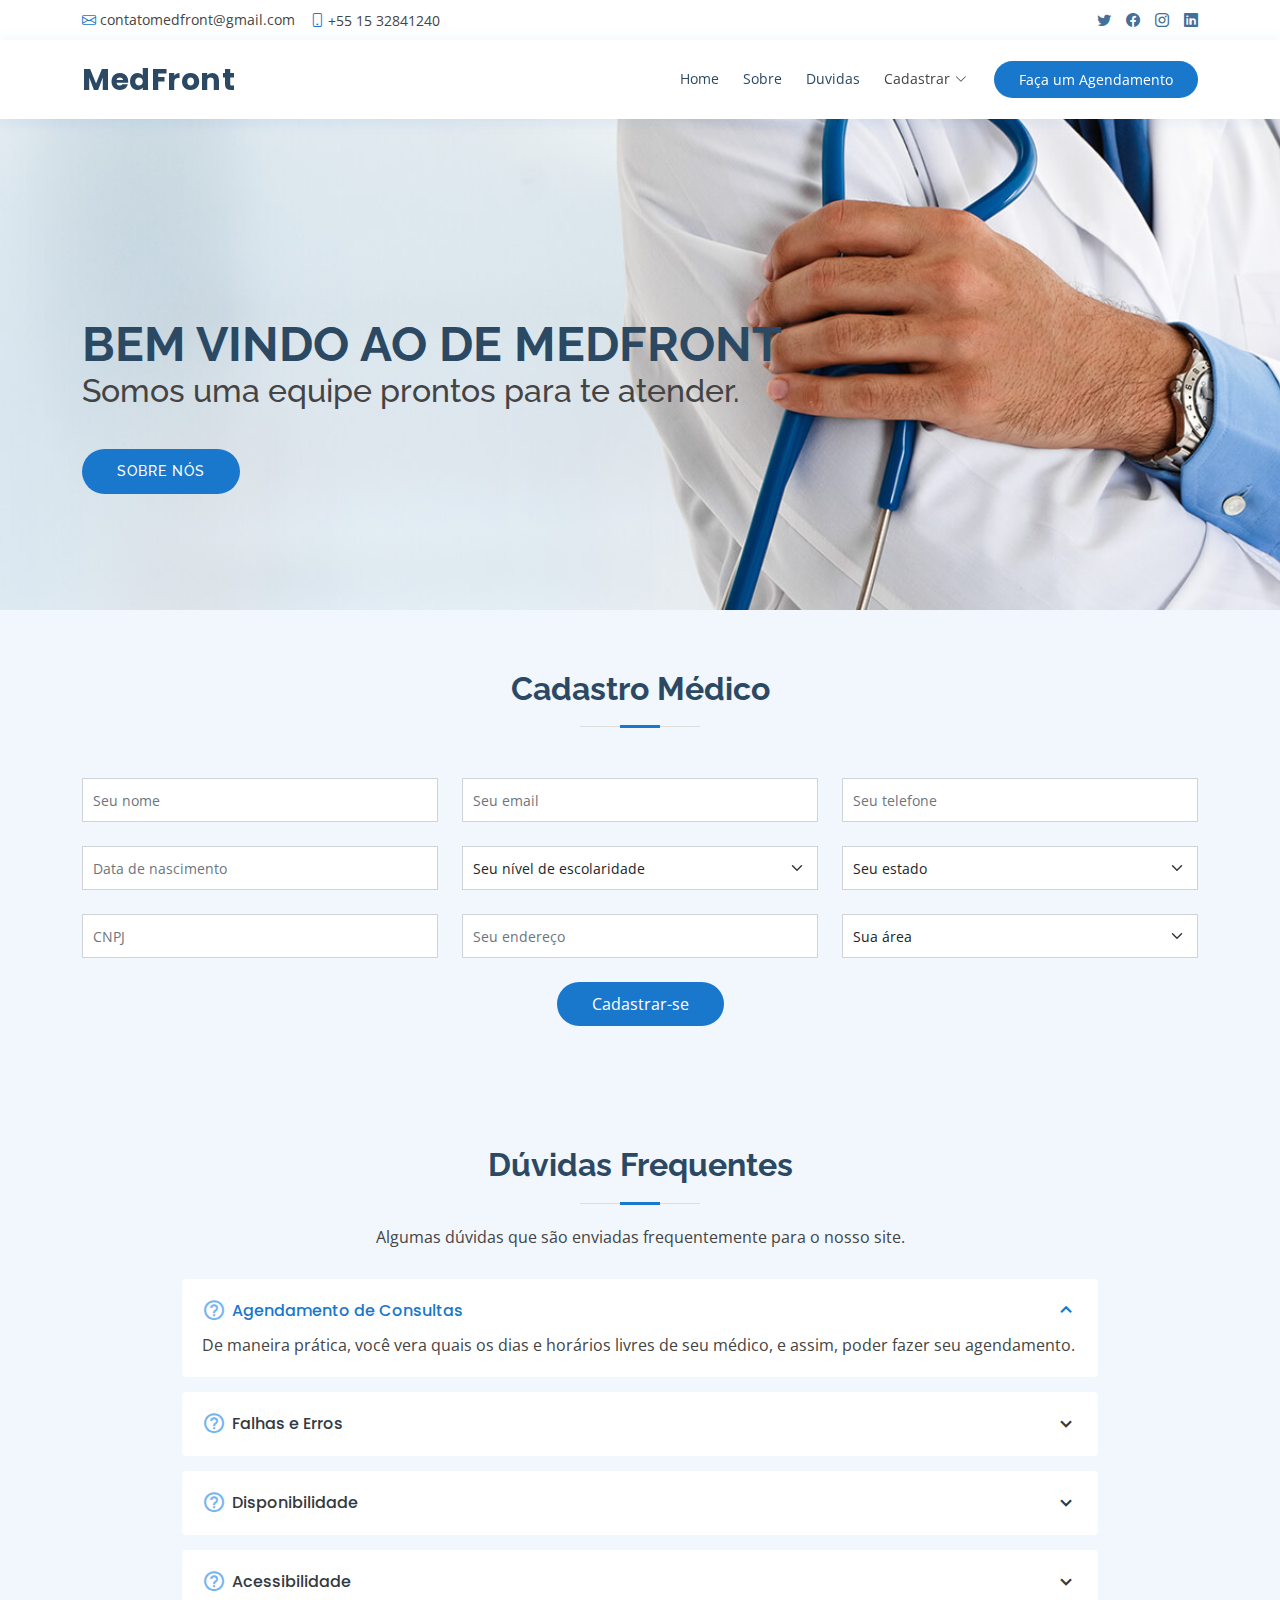
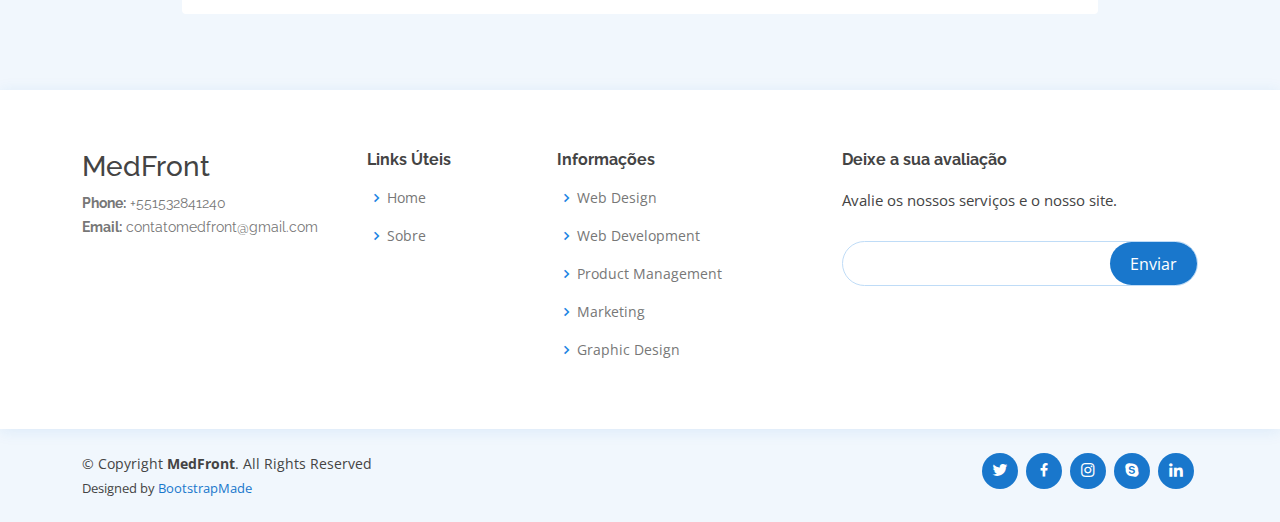
<file: cadastroMed.html>
<!DOCTYPE html>
<html lang="PT-BR">

<head>
  <meta charset="utf-8">
  <meta content="width=device-width, initial-scale=1.0" name="viewport">

  <title>MedFront</title>
  <meta content="" name="description">
  <meta content="" name="keywords">

  <!-- Favicons -->
  <link href="assets/img/favicon.png" rel="icon">
  <link href="assets/img/apple-touch-icon.png" rel="apple-touch-icon">

  <!-- Google Fonts -->
  <link href="https://fonts.googleapis.com/css?family=Open+Sans:300,300i,400,400i,600,600i,700,700i|Raleway:300,300i,400,400i,500,500i,600,600i,700,700i|Poppins:300,300i,400,400i,500,500i,600,600i,700,700i" rel="stylesheet">

  <!-- Vendor CSS Files -->
  <link href="assets/vendor/fontawesome-free/css/all.min.css" rel="stylesheet">
  <link href="assets/vendor/animate.css/animate.min.css" rel="stylesheet">
  <link href="assets/vendor/bootstrap/css/bootstrap.min.css" rel="stylesheet">
  <link href="assets/vendor/bootstrap-icons/bootstrap-icons.css" rel="stylesheet">
  <link href="assets/vendor/boxicons/css/boxicons.min.css" rel="stylesheet">
  <link href="assets/vendor/glightbox/css/glightbox.min.css" rel="stylesheet">
  <link href="assets/vendor/remixicon/remixicon.css" rel="stylesheet">
  <link href="assets/vendor/swiper/swiper-bundle.min.css" rel="stylesheet">

  <!-- Template Main CSS File -->
  <link href="assets/css/style.css" rel="stylesheet">

  <!-- =======================================================
  * Template Name: Medilab - v4.7.1
  * Template URL: https://bootstrapmade.com/medilab-free-medical-bootstrap-theme/
  * Author: BootstrapMade.com
  * License: https://bootstrapmade.com/license/
  ======================================================== -->
</head>

<body>

  <!-- ======= Top Bar ======= -->
  <div id="topbar" class="d-flex align-items-center fixed-top">
    <div class="container d-flex justify-content-between">
      <div class="contact-info d-flex align-items-center">
        <i class="bi bi-envelope"></i> <a href="mailto:contact@example.com">contatomedfront@gmail.com</a>
        <i class="bi bi-phone"></i> +55 15 32841240
      </div>
      <div class="d-none d-lg-flex social-links align-items-center">
        <a href="#" class="twitter"><i class="bi bi-twitter"></i></a>
        <a href="#" class="facebook"><i class="bi bi-facebook"></i></a>
        <a href="#" class="instagram"><i class="bi bi-instagram"></i></a>
        <a href="#" class="linkedin"><i class="bi bi-linkedin"></i></i></a>
      </div>
    </div>
  </div>

  <!-- ======= Header ======= -->
  <header id="header" class="fixed-top">
    <div class="container d-flex align-items-center">

      <h1 class="logo me-auto"><a href="index.html">MedFront</a></h1>
      <!-- Uncomment below if you prefer to use an image logo -->
      <!-- <a href="index.html" class="logo me-auto"><img src="assets/img/logo.png" alt="" class="img-fluid"></a>-->

      <nav id="navbar" class="navbar order-last order-lg-0">
        <ul>
          <li><a href="index.html">Home</a></li>
          <li><a class="nav-link scrollto" href="index.html#about">Sobre</a></li>
          <!--<li><a class="nav-link scrollto" href="#services">Serviços</a></li>-->
          <li><a class="nav-link scrollto" href="#duvidas">Duvidas</a></li>
          <li class="dropdown"><a><span>Cadastrar</span> <i class="bi bi-chevron-down"></i></a>
            <ul>
              <li><a href="cadastroPa.html#appointment">Cadastro Paciente</a></li>
              <li><a href="#appointment">Cadastro Médico</a></li>
              <li><a href="cadastroCli.html#appointment">Cadastro Clínica</a></li>
            </ul>
          </li>
        </ul>
        <i class="bi bi-list mobile-nav-toggle"></i>
      </nav><!-- .navbar -->

      <a href="index.html#appointment2" class="appointment-btn scrollto"><span>Faça um</span> Agendamento</a>

    </div>
  </header><!-- End Header -->

  <!-- ======= Hero Section ======= -->
  <section id="hero" class="d-flex align-items-center">
    <div class="container">
      <h1>Bem vindo ao de MedFront</h1>
      <h2>Somos uma equipe prontos para te atender.</h2>
      <a href="index.html#about" class="btn-get-started scrollto">Sobre nós</a>
    </div>
  </section><!-- End Hero -->

  <main id="main">



    <!-- ======= Appointment Section ======= -->
    <section id="appointment" class="appointment section-bg">
      <div class="container">

        <div class="section-title">
          <h2>Cadastro Médico</h2>
        </div>

        <form action="forms/appointment.php" method="post" role="form" class="php-email-form">
          <div class="row">
            <div class="col-md-4 form-group">
              <input type="text" name="name" class="form-control" id="name" placeholder="Seu nome" data-rule="minlen:4" data-msg="Insira pelo menos 4 caracteres">
              <div class="validate"></div>
            </div>
            <div class="col-md-4 form-group mt-3 mt-md-0">
              <input type="email" class="form-control" name="email" id="email" placeholder="Seu email" data-rule="email" data-msg="Por favor digite um email válido">
              <div class="validate"></div>
            </div>
            <div class="col-md-4 form-group mt-3 mt-md-0">
              <input type="tel" class="form-control" name="phone" id="phone" placeholder="Seu telefone" data-rule="minlen:4" data-msg="Insira pelo menos 4 caracteres">
              <div class="validate"></div>
            </div>
          </div>
          <div class="row">
            <div class="col-md-4 form-group mt-3">
              <input type="datetext" name="date" class="form-control datepicker" id="date" placeholder="Data de nascimento" data-rule="minlen:8" data-msg="Insira pelo menos 8 caracteres">
              <div class="validate"></div>
            </div>
            <div class="col-md-4 form-group mt-3">
              <select name="department" id="department" class="form-select">
                <option value="">Seu nível de escolaridade</option>
                <option value="Department 1">Superior(Graduação)</option>
                <option value="Department 2">Pós-graduação</option>
                <option value="Department 3">Mestrado</option>
                <option value="Department 4">Doutorado</option>
              </select>
              <div class="validate"></div>
            </div>
            <div class="col-md-4 form-group mt-3">
              <select name="doctor" id="doctor" class="form-select">
                <option value="">Seu estado</option>
                <option>Acre (AC)</option>
                <option>Alagoas (AL)</option>
                <option>Amapá (AP)</option>
                <option>Amazonas (AM)></option>
                <option>Bahia (BA)</option>
                <option>Ceará (CE)</option>
                <option>Distrito Federal (DF)</option>
                <option>Espírito Santo (ES)</option>
                <option>Goiás (GO)</option>
                <option>Maranhão (MA)</option>
                <option>Mato Grosso (MT)</option>
                <option>Mato Grosso do Sul (MS)</option>
                <option>Minas Gerais (MG)></option>
                <option>Pará (PA)</option>
                <option>Paraíba (PB)</option>
                <option>Paraná (PR)</option>
                <option>Pernambuco (PE)</option>
                <option>Piauí (PI)</option>
                <option>Rio de Janeiro (RJ)</option>
                <option>io Grande do Norte (RN)</option>
                <option>Rio Grande do Sul (RS)</option>
                <option>Rondônia (RO)</option>
                <option>Roraima (RR)</option>
                <option>Santa Catarina (SC)</option>
                <option>São Paulo (SP)</option>
                <option>Sergipe (SE)</option>
                <option>Tocantins (TO)</option>
              </select>
              <div class="validate"></div>
            </div>

            <div class="col-md-4 form-group mt-3">
              <input type="text" name="cnpj" class="form-control" id="name" placeholder="CNPJ" \pattern="\d{3}\.\d{3}\.\d{3}-\d{2}" \title="Digite um CNPJ no formato: xxx.xxx.xxx-xx" data-rule="minlen:11" data-msg="Insira pelo menos 4 caracteres">
              <div class="validate"></div>
            </div>
  
            <div class="col-md-4 form-group mt-3">
              <input type="text" name="endereço" class="form-control" id="endereço" placeholder="Seu endereço" data-rule="minlen:1" data-msg="Informe seu endereço corretamente">
              <div class="validate"></div>
            </div>

            <div class="col-md-4 form-group mt-3">
              <select name="department" id="department" class="form-select">
                <option value="">Sua área</option>
                <option value="Department 1">Área 1</option>
                <option value="Department 2">Área 2</option>
                <option value="Department 3">Área 3</option>
                <option value="Department 4">Área 4</option>
              </select>
              <div class="validate"></div>
            </div>
            
          </div>

          


          
          <!--<div class="form-group mt-3">
            <textarea class="form-control" name="message" rows="6" placeholder="Mensagem(Opcional)"></textarea>
            <div class="validate"></div>
          </div>-->
          <div class="mb-3">
            <div class="loading">Carregando</div>
            <div class="error-message"></div>
            <div class="sent-message">Seu cadastro foi concluído com</div>
          </div>
          <div class="text-center"><button type="submit">Cadastrar-se</button></div>
        </form>

      </div>
    </section><!-- End Appointment Section -->

    <!-- ======= Frequently Asked Questions Section ======= -->
    <section id="faq" class="faq section-bg">
      <div class="container">

        <div class="section-title" id="duvidas">
          <h2>Dúvidas Frequentes</h2>
          <p>Algumas dúvidas que são enviadas frequentemente para o nosso site.</p>
        </div>

        <div class="faq-list">
          <ul>
            <li data-aos="fade-up">
              <i class="bx bx-help-circle icon-help"></i> <a data-bs-toggle="collapse" class="collapse" data-bs-target="#faq-list-1">Agendamento de Consultas<i class="bx bx-chevron-down icon-show"></i><i class="bx bx-chevron-up icon-close"></i></a>
              <div id="faq-list-1" class="collapse show" data-bs-parent=".faq-list">
                <p>
                  De maneira prática, você vera quais os dias e horários livres de seu médico, e assim, poder fazer seu agendamento.
                </p>
              </div>
            </li>

            <li data-aos="fade-up" data-aos-delay="100">
              <i class="bx bx-help-circle icon-help"></i> <a data-bs-toggle="collapse" data-bs-target="#faq-list-2" class="collapsed">Falhas e Erros <i class="bx bx-chevron-down icon-show"></i><i class="bx bx-chevron-up icon-close"></i></a>
              <div id="faq-list-2" class="collapse" data-bs-parent=".faq-list">
                <p>
                  Se algo de nosso sistema proporcionar algum tipo de erro, voce pode nos contactar e resolveremos rapidamente como forma de melhorarmos o nosso desempenho.
                </p>
              </div>
            </li>

            <li data-aos="fade-up" data-aos-delay="200">
              <i class="bx bx-help-circle icon-help"></i> <a data-bs-toggle="collapse" data-bs-target="#faq-list-3" class="collapsed">Disponibilidade <i class="bx bx-chevron-down icon-show"></i><i class="bx bx-chevron-up icon-close"></i></a>
              <div id="faq-list-3" class="collapse" data-bs-parent=".faq-list">
                <p>
                  Nosso site ele é aberto a todo momento e sempre estamos atentos com relação a segurança e renovação de nosso produto.
                </p>
              </div>
            </li>

            <li data-aos="fade-up" data-aos-delay="300">
              <i class="bx bx-help-circle icon-help"></i> <a data-bs-toggle="collapse" data-bs-target="#faq-list-4" class="collapsed">Acessibilidade<i class="bx bx-chevron-down icon-show"></i><i class="bx bx-chevron-up icon-close"></i></a>
              <div id="faq-list-4" class="collapse" data-bs-parent=".faq-list">
                <p>
                  Você encontra o que precisa de forma simples e prática sem muitas dificuldades.
                </p>
              </div>
            </li>

            <!--<li data-aos="fade-up" data-aos-delay="400">
              <i class="bx bx-help-circle icon-help"></i> <a data-bs-toggle="collapse" data-bs-target="#faq-list-5" class="collapsed">Tortor vitae purus faucibus ornare. Varius vel pharetra vel turpis nunc eget lorem dolor? <i class="bx bx-chevron-down icon-show"></i><i class="bx bx-chevron-up icon-close"></i></a>
              <div id="faq-list-5" class="collapse" data-bs-parent=".faq-list">
                <p>
                  Laoreet sit amet cursus sit amet dictum sit amet justo. Mauris vitae ultricies leo integer malesuada nunc vel. Tincidunt eget nullam non nisi est sit amet. Turpis nunc eget lorem dolor sed. Ut venenatis tellus in metus vulputate eu scelerisque.
                </p>
              </div>
            </li>-->

          </ul>
        </div>

      </div>
    </section><!-- End Frequently Asked Questions Section -->

  

  </main><!-- End #main -->

  <!-- ======= Footer ======= -->
  <footer id="footer">

    <div class="footer-top">
      <div class="container">
        <div class="row">

          <div class="col-lg-3 col-md-6 footer-contact">
            <h3>MedFront</h3>
            <p>
              
              <strong>Phone:</strong> +551532841240<br>
              <strong>Email:</strong> contatomedfront@gmail.com<br>
            </p>
          </div>

          <div class="col-lg-2 col-md-6 footer-links">
            <h4>Links Úteis</h4>
            <ul>
              <li><i class="bx bx-chevron-right"></i> <a href="index.html#hero">Home</a></li>
              <li><i class="bx bx-chevron-right"></i> <a href="index.html#about">Sobre</a></li>
            <!--<li><i class="bx bx-chevron-right"></i> <a href="#services">Serviços</a></li>-->
              
              <!--<li><i class="bx bx-chevron-right"></i> <a href="#">Terms of service</a></li>
              <li><i class="bx bx-chevron-right"></i> <a href="#">Privacy policy</a></li>-->
            </ul>
          </div>

          <div class="col-lg-3 col-md-6 footer-links">
            <h4>Informações</h4>
            <ul>
              <li><i class="bx bx-chevron-right"></i> <a href="index.html#testimonials">Web Design</a></li>
              <li><i class="bx bx-chevron-right"></i> <a href="index.html#testimonials">Web Development</a></li>
              <li><i class="bx bx-chevron-right"></i> <a href="index.html#testimonials">Product Management</a></li>
              <li><i class="bx bx-chevron-right"></i> <a href="index.html#testimonials">Marketing</a></li>
              <li><i class="bx bx-chevron-right"></i> <a href="index.html#testimonials">Graphic Design</a></li>
            </ul>
          </div>

          <div class="col-lg-4 col-md-6 footer-newsletter">
            <h4>Deixe a sua avaliação</h4>
            <p>Avalie os nossos serviços e o nosso site.</p>
            <form action="" method="post">
              <input type="email" name="email"><input type="submit" value="Enviar">
            </form>
          </div>

        </div>
      </div>
    </div>

    <div class="container d-md-flex py-4">

      <div class="me-md-auto text-center text-md-start">
        <div class="copyright">
          &copy; Copyright <strong><span>MedFront</span></strong>. All Rights Reserved
        </div>
        <div class="credits">
          <!-- All the links in the footer should remain intact. -->
          <!-- You can delete the links only if you purchased the pro version. -->
          <!-- Licensing information: https://bootstrapmade.com/license/ -->
          <!-- Purchase the pro version with working PHP/AJAX contact form: https://bootstrapmade.com/medilab-free-medical-bootstrap-theme/ -->
          Designed by <a href="https://bootstrapmade.com/">BootstrapMade</a>
        </div>
      </div>
      <div class="social-links text-center text-md-right pt-3 pt-md-0">
        <a href="#" class="twitter"><i class="bx bxl-twitter"></i></a>
        <a href="#" class="facebook"><i class="bx bxl-facebook"></i></a>
        <a href="#" class="instagram"><i class="bx bxl-instagram"></i></a>
        <a href="#" class="google-plus"><i class="bx bxl-skype"></i></a>
        <a href="#" class="linkedin"><i class="bx bxl-linkedin"></i></a>
      </div>
    </div>
  </footer><!-- End Footer -->

  <div id="preloader"></div>
  <a href="#" class="back-to-top d-flex align-items-center justify-content-center"><i class="bi bi-arrow-up-short"></i></a>

  <!-- Vendor JS Files -->
  <script src="assets/vendor/purecounter/purecounter.js"></script>
  <script src="assets/vendor/bootstrap/js/bootstrap.bundle.min.js"></script>
  <script src="assets/vendor/glightbox/js/glightbox.min.js"></script>
  <script src="assets/vendor/swiper/swiper-bundle.min.js"></script>
  <script src="assets/vendor/php-email-form/validate.js"></script>

  <!-- Template Main JS File -->
  <script src="assets/js/main.js"></script>

</body>

</html>
</file>
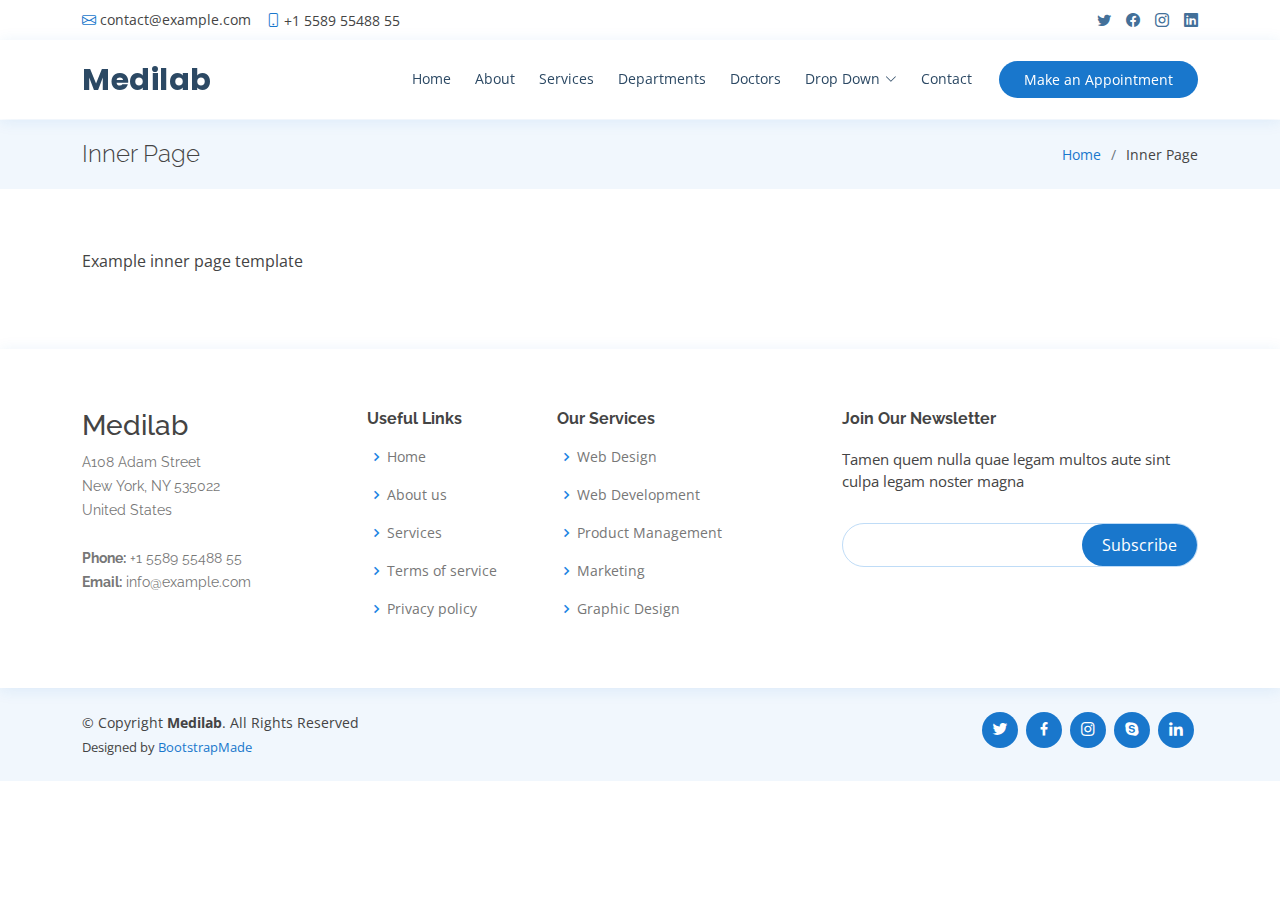
<file: inner-page.html>
<!DOCTYPE html>
<html lang="en">

<head>
  <meta charset="utf-8">
  <meta content="width=device-width, initial-scale=1.0" name="viewport">

  <title>Inner Page - Medilab Bootstrap Template</title>
  <meta content="" name="description">
  <meta content="" name="keywords">

  <!-- Favicons -->
  <link href="assets/img/favicon.png" rel="icon">
  <link href="assets/img/apple-touch-icon.png" rel="apple-touch-icon">

  <!-- Google Fonts -->
  <link href="https://fonts.googleapis.com/css?family=Open+Sans:300,300i,400,400i,600,600i,700,700i|Raleway:300,300i,400,400i,500,500i,600,600i,700,700i|Poppins:300,300i,400,400i,500,500i,600,600i,700,700i" rel="stylesheet">

  <!-- Vendor CSS Files -->
  <link href="assets/vendor/fontawesome-free/css/all.min.css" rel="stylesheet">
  <link href="assets/vendor/animate.css/animate.min.css" rel="stylesheet">
  <link href="assets/vendor/bootstrap/css/bootstrap.min.css" rel="stylesheet">
  <link href="assets/vendor/bootstrap-icons/bootstrap-icons.css" rel="stylesheet">
  <link href="assets/vendor/boxicons/css/boxicons.min.css" rel="stylesheet">
  <link href="assets/vendor/glightbox/css/glightbox.min.css" rel="stylesheet">
  <link href="assets/vendor/remixicon/remixicon.css" rel="stylesheet">
  <link href="assets/vendor/swiper/swiper-bundle.min.css" rel="stylesheet">

  <!-- Template Main CSS File -->
  <link href="assets/css/style.css" rel="stylesheet">

  <!-- =======================================================
  * Template Name: Medilab - v4.7.1
  * Template URL: https://bootstrapmade.com/medilab-free-medical-bootstrap-theme/
  * Author: BootstrapMade.com
  * License: https://bootstrapmade.com/license/
  ======================================================== -->
</head>

<body>

  <!-- ======= Top Bar ======= -->
  <div id="topbar" class="d-flex align-items-center fixed-top">
    <div class="container d-flex justify-content-between">
      <div class="contact-info d-flex align-items-center">
        <i class="bi bi-envelope"></i> <a href="mailto:contact@example.com">contact@example.com</a>
        <i class="bi bi-phone"></i> +1 5589 55488 55
      </div>
      <div class="d-none d-lg-flex social-links align-items-center">
        <a href="#" class="twitter"><i class="bi bi-twitter"></i></a>
        <a href="#" class="facebook"><i class="bi bi-facebook"></i></a>
        <a href="#" class="instagram"><i class="bi bi-instagram"></i></a>
        <a href="#" class="linkedin"><i class="bi bi-linkedin"></i></i></a>
      </div>
    </div>
  </div>

  <!-- ======= Header ======= -->
  <header id="header" class="fixed-top">
    <div class="container d-flex align-items-center">

      <h1 class="logo me-auto"><a href="index.html">Medilab</a></h1>
      <!-- Uncomment below if you prefer to use an image logo -->
      <!-- <a href="index.html" class="logo me-auto"><img src="assets/img/logo.png" alt="" class="img-fluid"></a>-->

      <nav id="navbar" class="navbar order-last order-lg-0">
        <ul>
          <li><a class="nav-link scrollto " href="#hero">Home</a></li>
          <li><a class="nav-link scrollto" href="#about">About</a></li>
          <li><a class="nav-link scrollto" href="#services">Services</a></li>
          <li><a class="nav-link scrollto" href="#departments">Departments</a></li>
          <li><a class="nav-link scrollto" href="#doctors">Doctors</a></li>
          <li class="dropdown"><a href="#"><span>Drop Down</span> <i class="bi bi-chevron-down"></i></a>
            <ul>
              <li><a href="#">Drop Down 1</a></li>
              <li class="dropdown"><a href="#"><span>Deep Drop Down</span> <i class="bi bi-chevron-right"></i></a>
                <ul>
                  <li><a href="#">Deep Drop Down 1</a></li>
                  <li><a href="#">Deep Drop Down 2</a></li>
                  <li><a href="#">Deep Drop Down 3</a></li>
                  <li><a href="#">Deep Drop Down 4</a></li>
                  <li><a href="#">Deep Drop Down 5</a></li>
                </ul>
              </li>
              <li><a href="#">Drop Down 2</a></li>
              <li><a href="#">Drop Down 3</a></li>
              <li><a href="#">Drop Down 4</a></li>
            </ul>
          </li>
          <li><a class="nav-link scrollto" href="#contact">Contact</a></li>
        </ul>
        <i class="bi bi-list mobile-nav-toggle"></i>
      </nav><!-- .navbar -->

      <a href="#appointment" class="appointment-btn scrollto"><span class="d-none d-md-inline">Make an</span> Appointment</a>

    </div>
  </header><!-- End Header -->

  <main id="main">

    <!-- ======= Breadcrumbs Section ======= -->
    <section class="breadcrumbs">
      <div class="container">

        <div class="d-flex justify-content-between align-items-center">
          <h2>Inner Page</h2>
          <ol>
            <li><a href="index.html">Home</a></li>
            <li>Inner Page</li>
          </ol>
        </div>

      </div>
    </section><!-- End Breadcrumbs Section -->

    <section class="inner-page">
      <div class="container">
        <p>
          Example inner page template
        </p>
      </div>
    </section>

  </main><!-- End #main -->

  <!-- ======= Footer ======= -->
  <footer id="footer">

    <div class="footer-top">
      <div class="container">
        <div class="row">

          <div class="col-lg-3 col-md-6 footer-contact">
            <h3>Medilab</h3>
            <p>
              A108 Adam Street <br>
              New York, NY 535022<br>
              United States <br><br>
              <strong>Phone:</strong> +1 5589 55488 55<br>
              <strong>Email:</strong> info@example.com<br>
            </p>
          </div>

          <div class="col-lg-2 col-md-6 footer-links">
            <h4>Useful Links</h4>
            <ul>
              <li><i class="bx bx-chevron-right"></i> <a href="#">Home</a></li>
              <li><i class="bx bx-chevron-right"></i> <a href="#">About us</a></li>
              <li><i class="bx bx-chevron-right"></i> <a href="#">Services</a></li>
              <li><i class="bx bx-chevron-right"></i> <a href="#">Terms of service</a></li>
              <li><i class="bx bx-chevron-right"></i> <a href="#">Privacy policy</a></li>
            </ul>
          </div>

          <div class="col-lg-3 col-md-6 footer-links">
            <h4>Our Services</h4>
            <ul>
              <li><i class="bx bx-chevron-right"></i> <a href="#">Web Design</a></li>
              <li><i class="bx bx-chevron-right"></i> <a href="#">Web Development</a></li>
              <li><i class="bx bx-chevron-right"></i> <a href="#">Product Management</a></li>
              <li><i class="bx bx-chevron-right"></i> <a href="#">Marketing</a></li>
              <li><i class="bx bx-chevron-right"></i> <a href="#">Graphic Design</a></li>
            </ul>
          </div>

          <div class="col-lg-4 col-md-6 footer-newsletter">
            <h4>Join Our Newsletter</h4>
            <p>Tamen quem nulla quae legam multos aute sint culpa legam noster magna</p>
            <form action="" method="post">
              <input type="email" name="email"><input type="submit" value="Subscribe">
            </form>
          </div>

        </div>
      </div>
    </div>

    <div class="container d-md-flex py-4">

      <div class="me-md-auto text-center text-md-start">
        <div class="copyright">
          &copy; Copyright <strong><span>Medilab</span></strong>. All Rights Reserved
        </div>
        <div class="credits">
          <!-- All the links in the footer should remain intact. -->
          <!-- You can delete the links only if you purchased the pro version. -->
          <!-- Licensing information: https://bootstrapmade.com/license/ -->
          <!-- Purchase the pro version with working PHP/AJAX contact form: https://bootstrapmade.com/medilab-free-medical-bootstrap-theme/ -->
          Designed by <a href="https://bootstrapmade.com/">BootstrapMade</a>
        </div>
      </div>
      <div class="social-links text-center text-md-right pt-3 pt-md-0">
        <a href="#" class="twitter"><i class="bx bxl-twitter"></i></a>
        <a href="#" class="facebook"><i class="bx bxl-facebook"></i></a>
        <a href="#" class="instagram"><i class="bx bxl-instagram"></i></a>
        <a href="#" class="google-plus"><i class="bx bxl-skype"></i></a>
        <a href="#" class="linkedin"><i class="bx bxl-linkedin"></i></a>
      </div>
    </div>
  </footer><!-- End Footer -->

  <div id="preloader"></div>
  <a href="#" class="back-to-top d-flex align-items-center justify-content-center"><i class="bi bi-arrow-up-short"></i></a>

  <!-- Vendor JS Files -->
  <script src="assets/vendor/purecounter/purecounter.js"></script>
  <script src="assets/vendor/bootstrap/js/bootstrap.bundle.min.js"></script>
  <script src="assets/vendor/glightbox/js/glightbox.min.js"></script>
  <script src="assets/vendor/swiper/swiper-bundle.min.js"></script>
  <script src="assets/vendor/php-email-form/validate.js"></script>

  <!-- Template Main JS File -->
  <script src="assets/js/main.js"></script>

</body>

</html>
</file>
<file: assets/css/style.css>
/**
* Template Name: Medilab - v4.7.1
* Template URL: https://bootstrapmade.com/medilab-free-medical-bootstrap-theme/
* Author: BootstrapMade.com
* License: https://bootstrapmade.com/license/
*/

/*--------------------------------------------------------------
# General
--------------------------------------------------------------*/
body {
  font-family: "Open Sans", sans-serif;
  color: #444444;
}

a {
  color: #1977cc;
  text-decoration: none;
}

a:hover {
  color: #3291e6;
  text-decoration: none;
}

h1, h2, h3, h4, h5, h6 {
  font-family: "Raleway", sans-serif;
}

/*--------------------------------------------------------------
# Preloader
--------------------------------------------------------------*/
#preloader {
  position: fixed;
  top: 0;
  left: 0;
  right: 0;
  bottom: 0;
  z-index: 9999;
  overflow: hidden;
  background: #fff;
}

#preloader:before {
  content: "";
  position: fixed;
  top: calc(50% - 30px);
  left: calc(50% - 30px);
  border: 6px solid #1977cc;
  border-top-color: #d1e6f9;
  border-radius: 50%;
  width: 60px;
  height: 60px;
  -webkit-animation: animate-preloader 1s linear infinite;
  animation: animate-preloader 1s linear infinite;
}

@-webkit-keyframes animate-preloader {
  0% {
    transform: rotate(0deg);
  }
  100% {
    transform: rotate(360deg);
  }
}

@keyframes animate-preloader {
  0% {
    transform: rotate(0deg);
  }
  100% {
    transform: rotate(360deg);
  }
}
/*--------------------------------------------------------------
# Back to top button
--------------------------------------------------------------*/
.back-to-top {
  position: fixed;
  visibility: hidden;
  opacity: 0;
  right: 15px;
  bottom: 15px;
  z-index: 996;
  background: #1977cc;
  width: 40px;
  height: 40px;
  border-radius: 4px;
  transition: all 0.4s;
}
.back-to-top i {
  font-size: 28px;
  color: #fff;
  line-height: 0;
}
.back-to-top:hover {
  background: #298ce5;
  color: #fff;
}
.back-to-top.active {
  visibility: visible;
  opacity: 1;
}
.datepicker-dropdown {
  padding: 20px !important;
}

/*--------------------------------------------------------------
# Top Bar
--------------------------------------------------------------*/
#topbar {
  background: #fff;
  height: 40px;
  font-size: 14px;
  transition: all 0.5s;
  z-index: 996;
}
#topbar.topbar-scrolled {
  top: -40px;
}
#topbar .contact-info a {
  line-height: 1;
  color: #444444;
  transition: 0.3s;
}
#topbar .contact-info a:hover {
  color: #1977cc;
}
#topbar .contact-info i {
  color: #1977cc;
  padding-right: 4px;
  margin-left: 15px;
  line-height: 0;
}
#topbar .contact-info i:first-child {
  margin-left: 0;
}
#topbar .social-links a {
  color: #437099;
  padding-left: 15px;
  display: inline-block;
  line-height: 1px;
  transition: 0.3s;
}
#topbar .social-links a:hover {
  color: #1977cc;
}
#topbar .social-links a:first-child {
  border-left: 0;
}

/*--------------------------------------------------------------
# Header
--------------------------------------------------------------*/
#header {
  background: #fff;
  transition: all 0.5s;
  z-index: 997;
  padding: 15px 0;
  top: 40px;
  box-shadow: 0px 2px 15px rgba(25, 119, 204, 0.1);
}
#header.header-scrolled {
  top: 0;
}
#header .logo {
  font-size: 30px;
  margin: 0;
  padding: 0;
  line-height: 1;
  font-weight: 700;
  letter-spacing: 0.5px;
  font-family: "Poppins", sans-serif;
}
#header .logo a {
  color: #2c4964;
}
#header .logo img {
  max-height: 40px;
}

/**
* Appointment Button *
*/
.appointment-btn {
  margin-left: 25px;
  background: #1977cc;
  color: #fff;
  border-radius: 50px;
  padding: 8px 25px;
  white-space: nowrap;
  transition: 0.3s;
  font-size: 14px;
  display: inline-block;
}
.appointment-btn:hover {
  background: #166ab5;
  color: #fff;
}
@media (max-width: 768px) {
  .appointment-btn {
    margin: 0 15px 0 0;
    padding: 6px 18px;
  }
}

.dinArea{
  display: inline-block;
}
/*--------------------------------------------------------------
# Navigation Menu
--------------------------------------------------------------*/
/**
* Desktop Navigation 
*/
.navbar {
  padding: 0;
}
.navbar ul {
  margin: 0;
  padding: 0;
  display: flex;
  list-style: none;
  align-items: center;
}
.navbar li {
  position: relative;
}
.navbar > ul > li {
  position: relative;
  white-space: nowrap;
  padding: 8px 0 8px 20px;
}
.navbar a, .navbar a:focus {
  display: flex;
  align-items: center;
  justify-content: space-between;
  font-size: 14px;
  color: #2c4964;
  white-space: nowrap;
  transition: 0.3s;
  border-bottom: 2px solid #fff;
  padding: 5px 2px;
}
.navbar a i, .navbar a:focus i {
  font-size: 12px;
  line-height: 0;
  margin-left: 5px;
}
.navbar a:hover, .navbar .active, .navbar .active:focus, .navbar li:hover > a {
  color: #1977cc;
  border-color: #1977cc;
}
.navbar .dropdown ul {
  display: block;
  position: absolute;
  left: 20px;
  top: calc(100% + 30px);
  margin: 0;
  padding: 10px 0;
  z-index: 99;
  opacity: 0;
  visibility: hidden;
  background: #fff;
  box-shadow: 0px 0px 30px rgba(127, 137, 161, 0.25);
  transition: 0.3s;
}
.navbar .dropdown ul li {
  min-width: 200px;
}
.navbar .dropdown ul a {
  padding: 10px 20px;
  font-size: 14px;
  font-weight: 500;
  text-transform: none;
  color: #082744;
  border: none;
}
.navbar .dropdown ul a i {
  font-size: 12px;
}
.navbar .dropdown ul a:hover, .navbar .dropdown ul .active:hover, .navbar .dropdown ul li:hover > a {
  color: #1977cc;
}
.navbar .dropdown:hover > ul {
  opacity: 1;
  top: 100%;
  visibility: visible;
}
.navbar .dropdown .dropdown ul {
  top: 0;
  left: calc(100% - 30px);
  visibility: hidden;
}
.navbar .dropdown .dropdown:hover > ul {
  opacity: 1;
  top: 0;
  left: 100%;
  visibility: visible;
}
@media (max-width: 1366px) {
  .navbar .dropdown .dropdown ul {
    left: -90%;
  }
  .navbar .dropdown .dropdown:hover > ul {
    left: -100%;
  }
}

/**
* Mobile Navigation 
*/
.mobile-nav-toggle {
  color: #2c4964;
  font-size: 28px;
  cursor: pointer;
  display: none;
  line-height: 0;
  transition: 0.5s;
}
.mobile-nav-toggle.bi-x {
  color: #fff;
}

@media (max-width: 991px) {
  .mobile-nav-toggle {
    display: block;
  }

  .navbar ul {
    display: none;
  }
}
.navbar-mobile {
  position: fixed;
  overflow: hidden;
  top: 0;
  right: 0;
  left: 0;
  bottom: 0;
  background: rgba(28, 47, 65, 0.9);
  transition: 0.3s;
  z-index: 999;
}
.navbar-mobile .mobile-nav-toggle {
  position: absolute;
  top: 15px;
  right: 15px;
}
.navbar-mobile ul {
  display: block;
  position: absolute;
  top: 55px;
  right: 15px;
  bottom: 15px;
  left: 15px;
  padding: 10px 0;
  background-color: #fff;
  overflow-y: auto;
  transition: 0.3s;
}
.navbar-mobile > ul > li {
  padding: 0;
}
.navbar-mobile a, .navbar-mobile a:focus {
  padding: 10px 20px;
  font-size: 15px;
  color: #2c4964;
  border: none;
}
.navbar-mobile a:hover, .navbar-mobile .active, .navbar-mobile li:hover > a {
  color: #1977cc;
}
.navbar-mobile .getstarted, .navbar-mobile .getstarted:focus {
  margin: 15px;
}
.navbar-mobile .dropdown ul {
  position: static;
  display: none;
  margin: 10px 20px;
  padding: 10px 0;
  z-index: 99;
  opacity: 1;
  visibility: visible;
  background: #fff;
  box-shadow: 0px 0px 30px rgba(127, 137, 161, 0.25);
}
.navbar-mobile .dropdown ul li {
  min-width: 200px;
}
.navbar-mobile .dropdown ul a {
  padding: 10px 20px;
}
.navbar-mobile .dropdown ul a i {
  font-size: 12px;
}
.navbar-mobile .dropdown ul a:hover, .navbar-mobile .dropdown ul .active:hover, .navbar-mobile .dropdown ul li:hover > a {
  color: #1977cc;
}
.navbar-mobile .dropdown > .dropdown-active {
  display: block;
}

/*--------------------------------------------------------------
# Hero Section
--------------------------------------------------------------*/
#hero {
  width: 100%;
  height: 90vh;
  background: url("../img/hero-bg.jpg") top center;
  background-size: cover;
  margin-bottom: -200px;
}
#hero .container {
  position: relative;
}
#hero h1 {
  margin: 0;
  font-size: 48px;
  font-weight: 700;
  line-height: 56px;
  text-transform: uppercase;
  color: #2c4964;
}
.sub-tittle{
  color: #2c4964;
  margin: 10px 0 0 0;
  font-size: 20px;
}
#hero .btn-get-started {
  font-family: "Raleway", sans-serif;
  text-transform: uppercase;
  font-weight: 500;
  font-size: 14px;
  letter-spacing: 1px;
  display: inline-block;
  padding: 12px 35px;
  margin-top: 30px;
  border-radius: 50px;
  transition: 0.5s;
  color: #fff;
  background: #1977cc;
}
#hero .btn-get-started:hover {
  background: #3291e6;
}
@media (min-width: 1024px) {
  #hero {
    background-attachment: fixed;
  }
}
@media (max-width: 992px) {
  #hero {
    margin-bottom: 0;
    height: 100vh;
  }
  #hero .container {
    padding-bottom: 63px;
  }
  #hero h1 {
    font-size: 28px;
    line-height: 36px;
  }
  #hero h2 {
    font-size: 18px;
    line-height: 24px;
    margin-bottom: 30px;
  }
}
@media (max-height: 600px) {
  #hero {
    height: 110vh;
  }
}

/*--------------------------------------------------------------
# Sections General
--------------------------------------------------------------*/
section {
  padding: 60px 0;
  overflow: hidden;
}

.section-bg {
  background-color: #f1f7fd;
}

.section-title {
  text-align: center;
  padding-bottom: 30px;
}
.section-title h2 {
  font-size: 32px;
  font-weight: bold;
  margin-bottom: 20px;
  padding-bottom: 20px;
  position: relative;
  color: #2c4964;
}
.section-title h5 {
  font-size: 20px;
  font-weight: bold;
  position: relative;
  color: #2c4964;
}
.section-title h2::before {
  content: "";
  position: absolute;
  display: block;
  width: 120px;
  height: 1px;
  background: #ddd;
  bottom: 1px;
  left: calc(50% - 60px);
}
.section-title h2::after {
  content: "";
  position: absolute;
  display: block;
  width: 40px;
  height: 3px;
  background: #1977cc;
  bottom: 0;
  left: calc(50% - 20px);
}
.section-title p {
  margin-bottom: 0;
}
.btnCadastrar{
  margin: 0 auto;
  width: 500px;
  margin-top: 25px;
}

/*--------------------------------------------------------------
# Breadcrumbs
--------------------------------------------------------------*/
.breadcrumbs {
  padding: 20px 0;
  background-color: #f1f7fd;
  min-height: 40px;
  margin-top: 120px;
}
@media (max-width: 992px) {
  .breadcrumbs {
    margin-top: 100px;
  }
}
.breadcrumbs h2 {
  font-size: 24px;
  font-weight: 300;
  margin: 0;
}
@media (max-width: 992px) {
  .breadcrumbs h2 {
    margin: 0 0 10px 0;
  }
}
.breadcrumbs ol {
  display: flex;
  flex-wrap: wrap;
  list-style: none;
  padding: 0;
  margin: 0;
  font-size: 14px;
}
.breadcrumbs ol li + li {
  padding-left: 10px;
}
.breadcrumbs ol li + li::before {
  display: inline-block;
  padding-right: 10px;
  color: #6c757d;
  content: "/";
}
@media (max-width: 768px) {
  .breadcrumbs .d-flex {
    display: block !important;
  }
  .breadcrumbs ol {
    display: block;
  }
  .breadcrumbs ol li {
    display: inline-block;
  }
}

/*--------------------------------------------------------------
# Why Us
--------------------------------------------------------------*/
.why-us .content {
  padding: 30px;
  background: #1977cc;
  border-radius: 4px;
  color: #fff;
}
.why-us .content h3 {
  font-weight: 700;
  font-size: 34px;
  margin-bottom: 30px;
}
.why-us .content p {
  margin-bottom: 30px;
}
.why-us .content .more-btn {
  display: inline-block;
  background: rgba(255, 255, 255, 0.2);
  padding: 6px 30px 8px 30px;
  color: #fff;
  border-radius: 50px;
  transition: all ease-in-out 0.4s;
}
.why-us .content .more-btn i {
  font-size: 14px;
}
.why-us .content .more-btn:hover {
  color: #1977cc;
  background: #fff;
}
.why-us .icon-boxes .icon-box {
  text-align: center;
  border-radius: 10px;
  background: #fff;
  box-shadow: 0px 2px 15px rgba(0, 0, 0, 0.1);
  padding: 40px 30px;
  width: 100%;
}
.why-us .icon-boxes .icon-box i {
  font-size: 40px;
  color: #1977cc;
  margin-bottom: 30px;
}
.why-us .icon-boxes .icon-box h4 {
  font-size: 20px;
  font-weight: 700;
  margin: 0 0 30px 0;
}
.why-us .icon-boxes .icon-box p {
  font-size: 15px;
  color: #848484;
}

/*--------------------------------------------------------------
# About
--------------------------------------------------------------*/
.about .icon-boxes h4 {
  font-size: 18px;
  color: #343a40;
  margin-bottom: 15px;
}
.about .icon-boxes h3 {
  font-size: 28px;
  font-weight: 700;
  color: #2c4964;
  margin-bottom: 15px;
}
.about .icon-box {
  margin-top: 40px;
}
.about .icon-box .icon {
  float: left;
  display: flex;
  align-items: center;
  justify-content: center;
  width: 64px;
  height: 64px;
  border: 2px solid #8dc2f1;
  border-radius: 50px;
  transition: 0.5s;
}
.about .icon-box .icon i {
  color: #1977cc;
  font-size: 32px;
}
.about .icon-box:hover .icon {
  background: #1977cc;
  border-color: #1977cc;
}
.about .icon-box:hover .icon i {
  color: #fff;
}
.about .icon-box .title {
  margin-left: 85px;
  font-weight: 700;
  margin-bottom: 10px;
  font-size: 18px;
}
.about .icon-box .title a {
  color: #343a40;
  transition: 0.3s;
}
.about .icon-box .title a:hover {
  color: #1977cc;
}
.about .icon-box .description {
  margin-left: 85px;
  line-height: 24px;
  font-size: 14px;
}
.about .video-box {
  background: url("../img/about.jpg") center center no-repeat;
  background-size: cover;
  min-height: 500px;
}
.about .play-btn {
  width: 94px;
  height: 94px;
  background: radial-gradient(#1977cc 50%, rgba(25, 119, 204, 0.4) 52%);
  border-radius: 50%;
  display: block;
  position: absolute;
  left: calc(50% - 47px);
  top: calc(50% - 47px);
  overflow: hidden;
}
.about .play-btn::after {
  content: "";
  position: absolute;
  left: 50%;
  top: 50%;
  transform: translateX(-40%) translateY(-50%);
  width: 0;
  height: 0;
  border-top: 10px solid transparent;
  border-bottom: 10px solid transparent;
  border-left: 15px solid #fff;
  z-index: 100;
  transition: all 400ms cubic-bezier(0.55, 0.055, 0.675, 0.19);
}
.about .play-btn::before {
  content: "";
  position: absolute;
  width: 120px;
  height: 120px;
  -webkit-animation-delay: 0s;
  animation-delay: 0s;
  -webkit-animation: pulsate-btn 2s;
  animation: pulsate-btn 2s;
  -webkit-animation-direction: forwards;
  animation-direction: forwards;
  -webkit-animation-iteration-count: infinite;
  animation-iteration-count: infinite;
  -webkit-animation-timing-function: steps;
  animation-timing-function: steps;
  opacity: 1;
  border-radius: 50%;
  border: 5px solid rgba(25, 119, 204, 0.7);
  top: -15%;
  left: -15%;
  background: rgba(198, 16, 0, 0);
}
.about .play-btn:hover::after {
  border-left: 15px solid #1977cc;
  transform: scale(20);
}
.about .play-btn:hover::before {
  content: "";
  position: absolute;
  left: 50%;
  top: 50%;
  transform: translateX(-40%) translateY(-50%);
  width: 0;
  height: 0;
  border: none;
  border-top: 10px solid transparent;
  border-bottom: 10px solid transparent;
  border-left: 15px solid #fff;
  z-index: 200;
  -webkit-animation: none;
  animation: none;
  border-radius: 0;
}

@-webkit-keyframes pulsate-btn {
  0% {
    transform: scale(0.6, 0.6);
    opacity: 1;
  }
  100% {
    transform: scale(1, 1);
    opacity: 0;
  }
}

@keyframes pulsate-btn {
  0% {
    transform: scale(0.6, 0.6);
    opacity: 1;
  }
  100% {
    transform: scale(1, 1);
    opacity: 0;
  }
}
/*--------------------------------------------------------------

/*--------------------------------------------------------------
# Services
--------------------------------------------------------------*/
.services .icon-box {
  text-align: center;
  border: 1px solid #d5e1ed;
  padding: 80px 20px;
  transition: all ease-in-out 0.3s;
}
.services .icon-box .icon {
  margin: 0 auto;
  width: 64px;
  height: 64px;
  background: #1977cc;
  border-radius: 5px;
  transition: all 0.3s ease-out 0s;
  display: flex;
  align-items: center;
  justify-content: center;
  margin-bottom: 20px;
  transform-style: preserve-3d;
}
.services .icon-box .icon i {
  color: #fff;
  font-size: 28px;
}
.services .icon-box .icon::before {
  position: absolute;
  content: "";
  left: -8px;
  top: -8px;
  height: 100%;
  width: 100%;
  background: #badaf7;
  border-radius: 5px;
  transition: all 0.3s ease-out 0s;
  transform: translateZ(-1px);
}
.services .icon-box h4 {
  font-weight: 700;
  margin-bottom: 15px;
  font-size: 24px;
}
.services .icon-box h4 a {
  color: #2c4964;
}
.services .icon-box p {
  line-height: 24px;
  font-size: 14px;
  margin-bottom: 0;
}
.services .icon-box:hover {
  background: #1977cc;
  border-color: #1977cc;
}
.services .icon-box:hover .icon {
  background: #fff;
}
.services .icon-box:hover .icon i {
  color: #1977cc;
}
.services .icon-box:hover .icon::before {
  background: #3291e6;
}
.services .icon-box:hover h4 a, .services .icon-box:hover p {
  color: #fff;
}

/*--------------------------------------------------------------
# Appointments
--------------------------------------------------------------*/
.appointment .php-email-form {
  width: 100%;
}
.appointment .php-email-form .form-group {
  padding-bottom: 8px;
}
.appointment .php-email-form .validate {
  display: none;
  color: red;
  margin: 0 0 15px 0;
  font-weight: 400;
  font-size: 13px;
}
.appointment .php-email-form .error-message {
  display: none;
  color: #fff;
  background: #ed3c0d;
  text-align: left;
  padding: 15px;
  font-weight: 600;
}
.appointment .php-email-form .error-message br + br {
  margin-top: 25px;
}
.appointment .php-email-form .sent-message {
  display: none;
  color: #fff;
  background: #18d26e;
  text-align: center;
  padding: 15px;
  font-weight: 600;
}
.appointment .php-email-form .loading {
  display: none;
  background: #fff;
  text-align: center;
  padding: 15px;
}
.appointment .php-email-form .loading:before {
  content: "";
  display: inline-block;
  border-radius: 50%;
  width: 24px;
  height: 24px;
  margin: 0 10px -6px 0;
  border: 3px solid #18d26e;
  border-top-color: #eee;
  -webkit-animation: animate-loading 1s linear infinite;
  animation: animate-loading 1s linear infinite;
}
.appointment .php-email-form input, .appointment .php-email-form textarea, .appointment .php-email-form select {
  border-radius: 0;
  box-shadow: none;
  font-size: 14px;
  padding: 10px !important;
}
.appointment .php-email-form input:focus, .appointment .php-email-form textarea:focus, .appointment .php-email-form select:focus {
  border-color: #1977cc;
}
.appointment .php-email-form input, .appointment .php-email-form select {
  height: 44px;
}
.appointment .php-email-form textarea {
  padding: 10px 12px;
}
.appointment .php-email-form button[type=submit] {
  background: #1977cc;
  border: 0;
  padding: 10px 35px;
  color: #fff;
  transition: 0.4s;
  border-radius: 50px;
}
.appointment .php-email-form button[type=submit]:hover {
  background: #1c84e3;
}



/*--------------------------------------------------------------
# Frequently Asked Questions
--------------------------------------------------------------*/
.faq .faq-list {
  padding: 0 100px;
}
.faq .faq-list ul {
  padding: 0;
  list-style: none;
}
.faq .faq-list li + li {
  margin-top: 15px;
}
.faq .faq-list li {
  padding: 20px;
  background: #fff;
  border-radius: 4px;
  position: relative;
}
.faq .faq-list a {
  display: block;
  position: relative;
  font-family: "Poppins", sans-serif;
  font-size: 16px;
  line-height: 24px;
  font-weight: 500;
  padding: 0 30px;
  outline: none;
  cursor: pointer;
}
.faq .faq-list .icon-help {
  font-size: 24px;
  position: absolute;
  right: 0;
  left: 20px;
  color: #76b5ee;
}
.faq .faq-list .icon-show, .faq .faq-list .icon-close {
  font-size: 24px;
  position: absolute;
  right: 0;
  top: 0;
}
.faq .faq-list p {
  margin-bottom: 0;
  padding: 10px 0 0 0;
}
.faq .faq-list .icon-show {
  display: none;
}
.faq .faq-list a.collapsed {
  color: #343a40;
}
.faq .faq-list a.collapsed:hover {
  color: #1977cc;
}
.faq .faq-list a.collapsed .icon-show {
  display: inline-block;
}
.faq .faq-list a.collapsed .icon-close {
  display: none;
}
@media (max-width: 1200px) {
  .faq .faq-list {
    padding: 0;
  }
}

/*--------------------------------------------------------------
# Testimonials
--------------------------------------------------------------*/
.testimonials .testimonial-wrap {
  padding-left: 50px;
}
.testimonials .testimonials-carousel, .testimonials .testimonials-slider {
  overflow: hidden;
}
.testimonials .testimonial-item {
  box-sizing: content-box;
  padding: 30px 30px 30px 60px;
  margin: 30px 15px;
  min-height: 200px;
  box-shadow: 0px 2px 12px rgba(44, 73, 100, 0.08);
  position: relative;
  background: #fff;
}
.testimonials .testimonial-item .testimonial-img {
  width: 90px;
  border-radius: 10px;
  border: 6px solid #fff;
  position: absolute;
  left: -45px;
}
.testimonials .testimonial-item h3 {
  font-size: 18px;
  font-weight: bold;
  margin: 10px 0 5px 0;
  color: #111;
}
.testimonials .testimonial-item h4 {
  font-size: 14px;
  color: #999;
  margin: 0;
}
.testimonials .testimonial-item .quote-icon-left, .testimonials .testimonial-item .quote-icon-right {
  color: #badaf7;
  font-size: 26px;
}
.testimonials .testimonial-item .quote-icon-left {
  display: inline-block;
  left: -5px;
  position: relative;
}
.testimonials .testimonial-item .quote-icon-right {
  display: inline-block;
  right: -5px;
  position: relative;
  top: 10px;
}
.testimonials .testimonial-item p {
  font-style: italic;
  margin: 15px auto 15px auto;
}
.testimonials .swiper-pagination {
  margin-top: 20px;
  position: relative;
}
.testimonials .swiper-pagination .swiper-pagination-bullet {
  width: 12px;
  height: 12px;
  background-color: #fff;
  opacity: 1;
  border: 1px solid #1977cc;
}
.testimonials .swiper-pagination .swiper-pagination-bullet-active {
  background-color: #1977cc;
}
@media (max-width: 767px) {
  .testimonials .testimonial-wrap {
    padding-left: 0;
  }
  .testimonials .testimonials-carousel, .testimonials .testimonials-slider {
    overflow: hidden;
  }
  .testimonials .testimonial-item {
    padding: 30px;
    margin: 15px;
  }
  .testimonials .testimonial-item .testimonial-img {
    position: static;
    left: auto;
  }
}

/*--------------------------------------------------------------
# Gallery
--------------------------------------------------------------*/
.gallery .gallery-item {
  overflow: hidden;
  border-right: 3px solid #fff;
  border-bottom: 3px solid #fff;
}
.gallery .gallery-item img {
  transition: all ease-in-out 0.4s;
}
.gallery .gallery-item:hover img {
  transform: scale(1.1);
}

/*--------------------------------------------------------------
# Footer
--------------------------------------------------------------*/
#footer {
  color: #444444;
  font-size: 14px;
  background: #f1f7fd;
}
#footer .footer-top {
  padding: 60px 0 30px 0;
  background: #fff;
  box-shadow: 0px 2px 15px rgba(25, 119, 204, 0.1);
}
#footer .footer-top .footer-contact {
  margin-bottom: 30px;
}
#footer .footer-top .footer-contact h4 {
  font-size: 22px;
  margin: 0 0 30px 0;
  padding: 2px 0 2px 0;
  line-height: 1;
  font-weight: 700;
}
#footer .footer-top .footer-contact p {
  font-size: 14px;
  line-height: 24px;
  margin-bottom: 0;
  font-family: "Raleway", sans-serif;
  color: #777777;
}
#footer .footer-top h4 {
  font-size: 16px;
  font-weight: bold;
  color: #444444;
  position: relative;
  padding-bottom: 12px;
}
#footer .footer-top .footer-links {
  margin-bottom: 30px;
}
#footer .footer-top .footer-links ul {
  list-style: none;
  padding: 0;
  margin: 0;
}
#footer .footer-top .footer-links ul i {
  padding-right: 2px;
  color: #1c84e3;
  font-size: 18px;
  line-height: 1;
}
#footer .footer-top .footer-links ul li {
  padding: 10px 0;
  display: flex;
  align-items: center;
}
#footer .footer-top .footer-links ul li:first-child {
  padding-top: 0;
}
#footer .footer-top .footer-links ul a {
  color: #777777;
  transition: 0.3s;
  display: inline-block;
  line-height: 1;
}
#footer .footer-top .footer-links ul a:hover {
  text-decoration: none;
  color: #1977cc;
}
#footer .footer-newsletter {
  font-size: 15px;
}
#footer .footer-newsletter h4 {
  font-size: 16px;
  font-weight: bold;
  color: #444444;
  position: relative;
  padding-bottom: 12px;
}
#footer .footer-newsletter form {
  margin-top: 30px;
  background: #fff;
  padding: 6px 10px;
  position: relative;
  border-radius: 50px;
  text-align: left;
  border: 1px solid #bfdcf7;
}
#footer .footer-newsletter form input[type=email] {
  border: 0;
  padding: 4px 8px;
  width: calc(100% - 100px);
}
#footer .footer-newsletter form input[type=submit] {
  position: absolute;
  top: 0;
  right: 0;
  bottom: 0;
  border: 0;
  background: none;
  font-size: 16px;
  padding: 0 20px;
  background: #1977cc;
  color: #fff;
  transition: 0.3s;
  border-radius: 50px;
}
#footer .footer-newsletter form input[type=submit]:hover {
  background: #1c84e3;
}
#footer .credits {
  padding-top: 5px;
  font-size: 13px;
  color: #444444;
}
#footer .social-links a {
  font-size: 18px;
  display: inline-block;
  background: #1977cc;
  color: #fff;
  line-height: 1;
  padding: 8px 0;
  margin-right: 4px;
  border-radius: 50%;
  text-align: center;
  width: 36px;
  height: 36px;
  transition: 0.3s;
}
#footer .social-links a:hover {
  background: #1c84e3;
  color: #fff;
  text-decoration: none;
}
</file>
